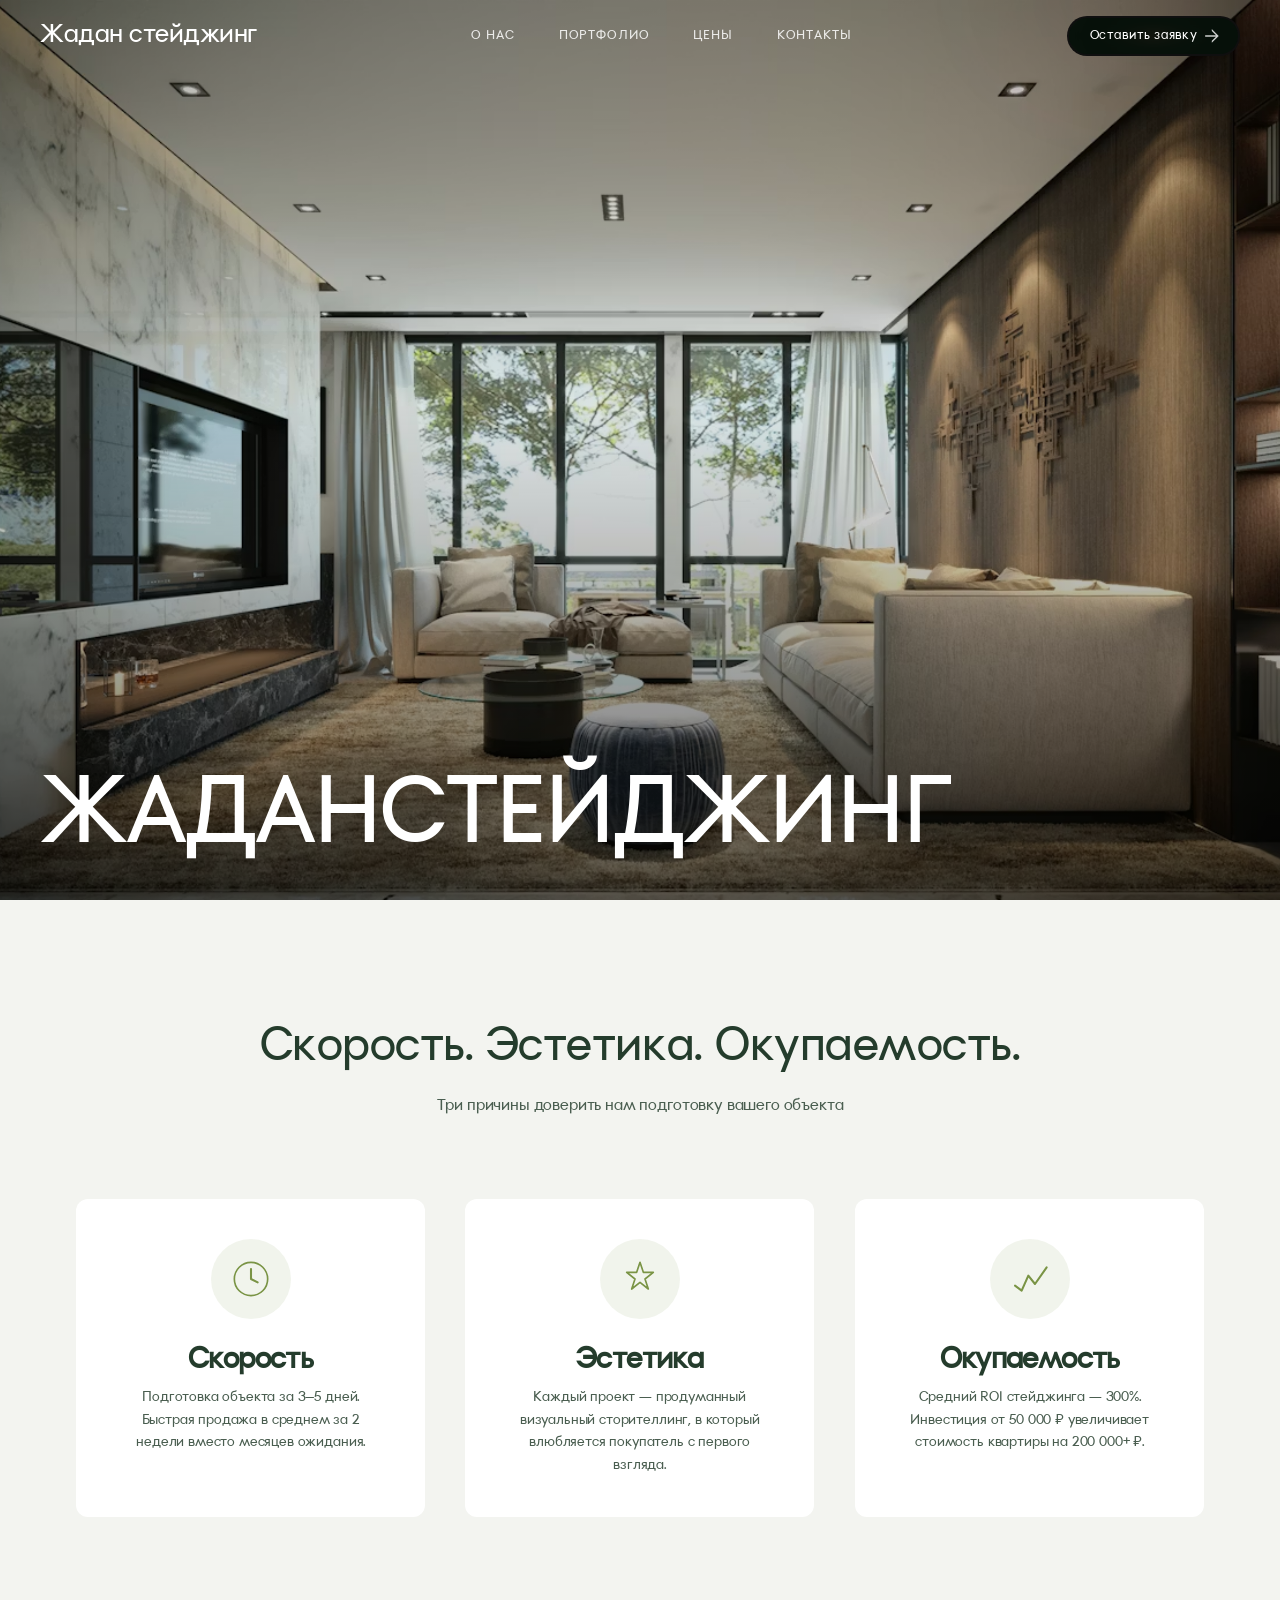
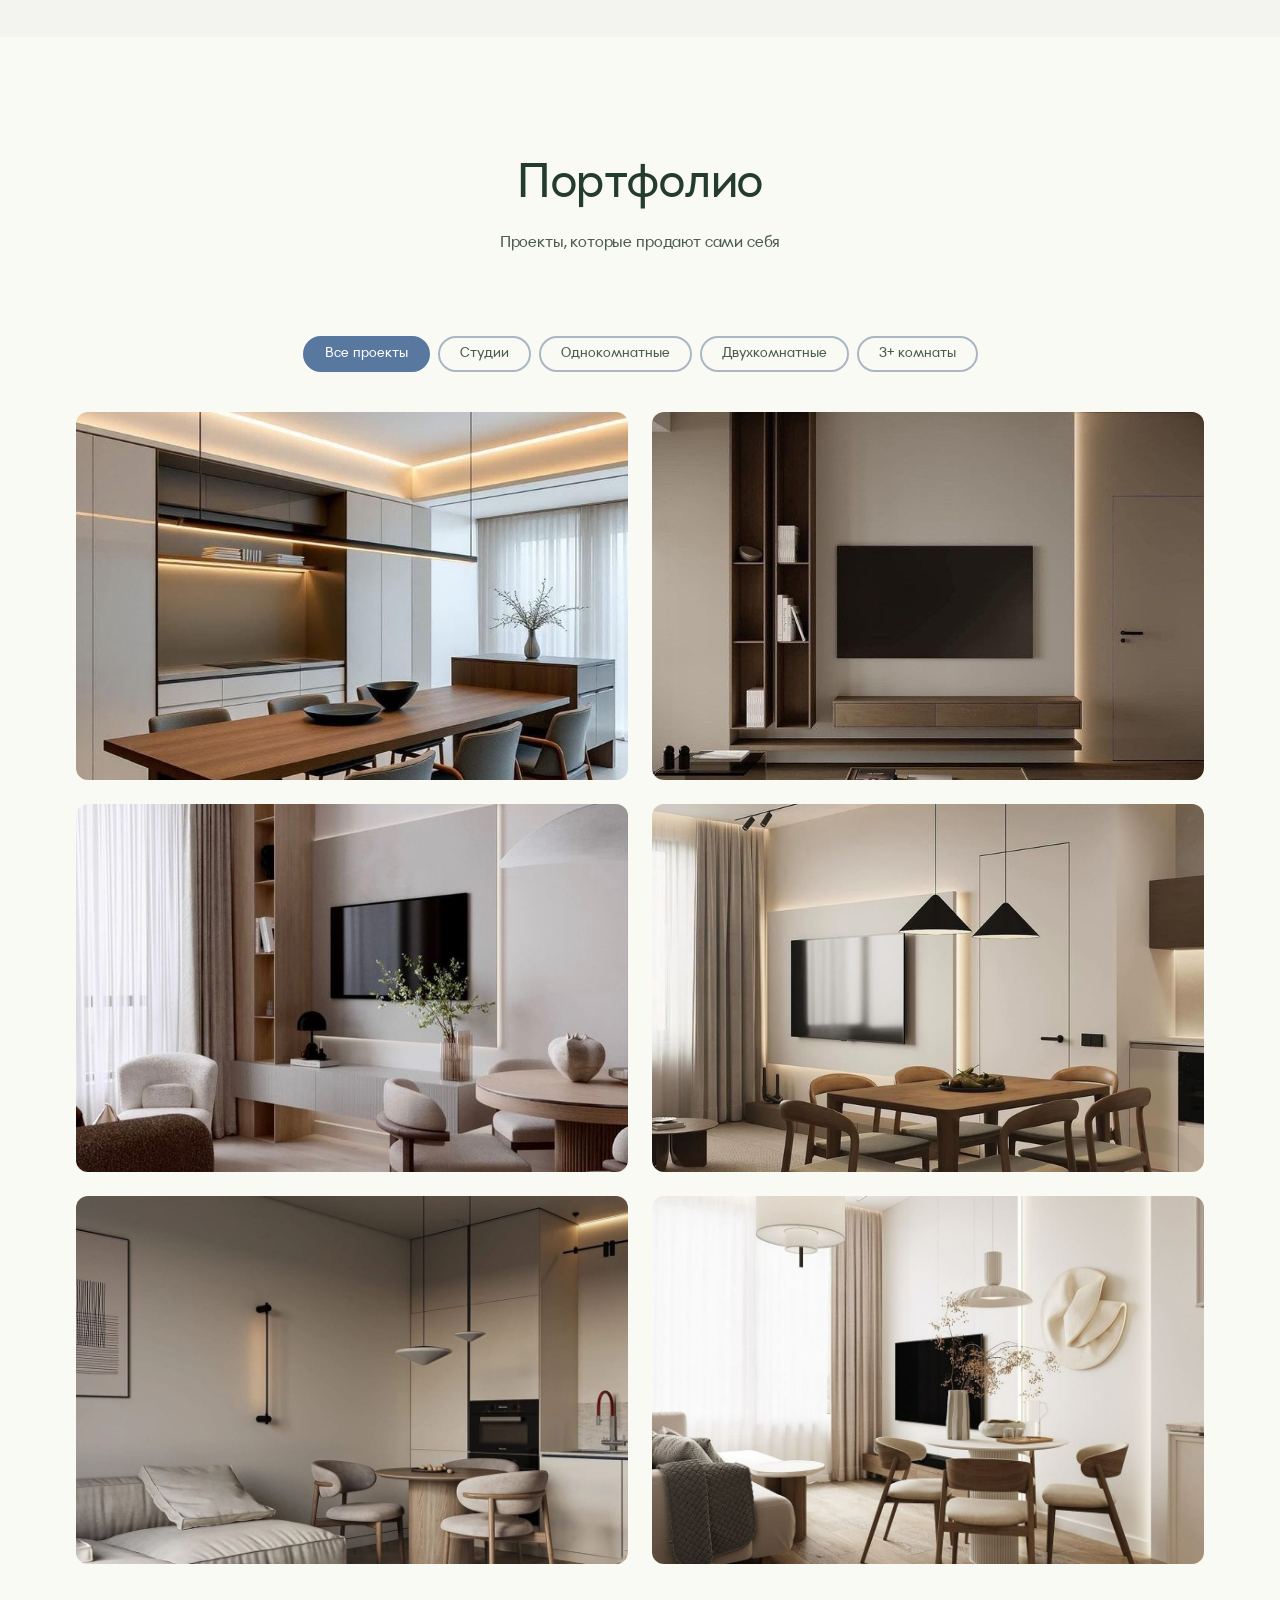
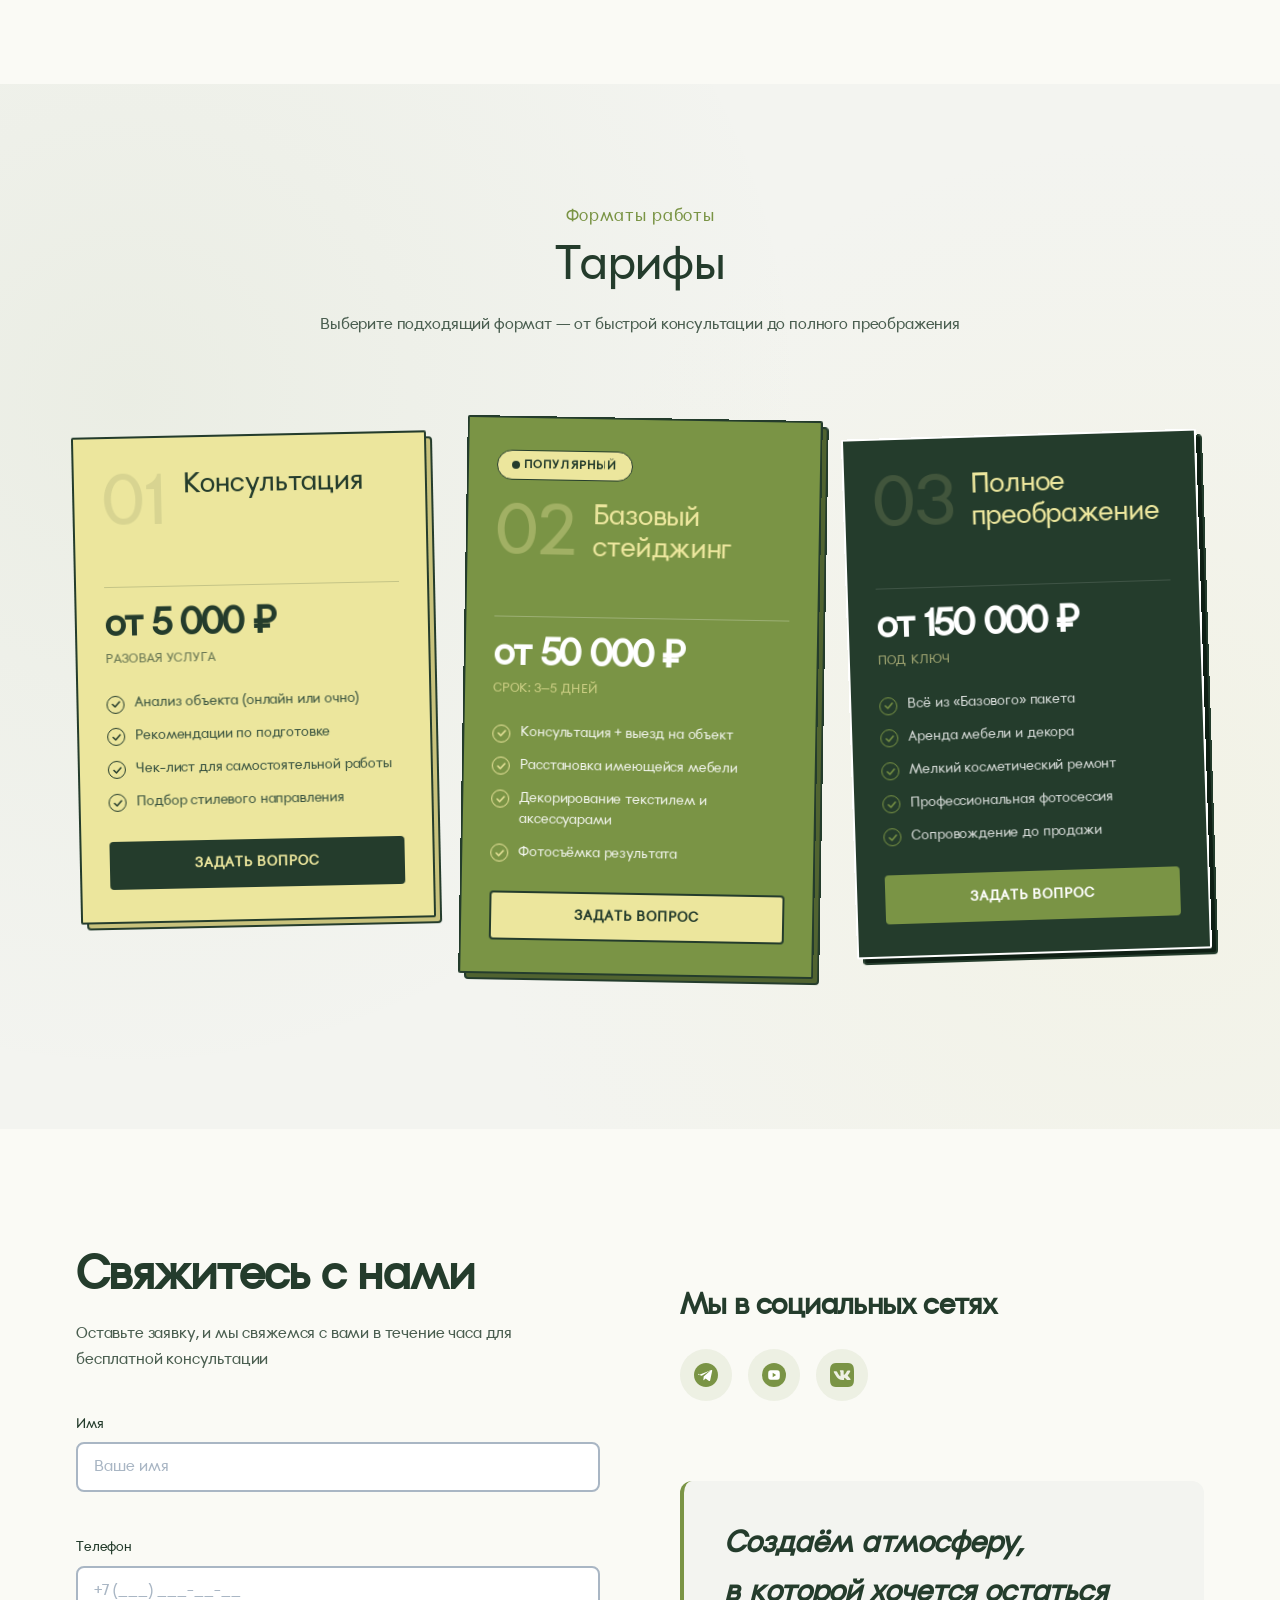
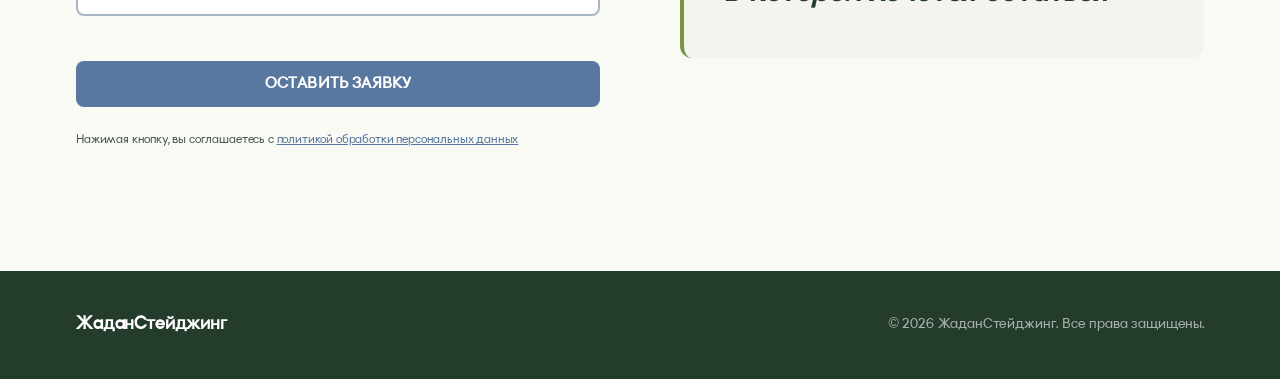
<file: index.html>
<!DOCTYPE html>
<html lang="ru">
<head>
  <meta charset="UTF-8">
  <meta name="viewport" content="width=device-width, initial-scale=1.0">
  <meta name="description" content="Профессиональный хоумстейджинг для быстрой и выгодной продажи недвижимости. Увеличим стоимость вашего объекта за 3 дня.">
  <meta name="keywords" content="хоум стейджинг, подготовка квартиры к продаже, стейджинг Москва, home staging, ЖаданСтейджинг">

  <!-- Open Graph -->
  <meta property="og:title" content="ЖаданСтейджинг — Искусство влюблять в недвижимость">
  <meta property="og:description" content="Профессиональный хоум-стейджинг: быстрая продажа, высокая цена.">
  <meta property="og:type" content="website">
  <meta property="og:locale" content="ru_RU">

  <title>Хоумстейджинг в Москве — Студия «ЖаданСтейджинг»</title>

  <!-- Favicon -->
  <link rel="icon" type="image/svg+xml" href="favicon.svg">
  <link rel="shortcut icon" href="favicon.svg">

  <!-- Local custom fonts loaded via CSS -->
  <!-- Architexture font applied via @font-face in base.css -->

  <!-- Preload hero image -->
  <link rel="preload" as="image" href="photo-1757924461488-ef9ad0670978.avif" type="image/avif">

  <!-- CSS -->
  <link rel="stylesheet" href="css/variables.css">
  <link rel="stylesheet" href="css/base.css">
  <link rel="stylesheet" href="css/header.css">
  <link rel="stylesheet" href="css/hero.css">
  <link rel="stylesheet" href="css/advantages.css">
  <link rel="stylesheet" href="css/portfolio.css">
  <link rel="stylesheet" href="css/pricing.css">
  <link rel="stylesheet" href="css/contacts.css">
  <link rel="stylesheet" href="css/animations.css">
  <link rel="stylesheet" href="css/responsive.css">

  <!-- JS -->
  <script src="js/main.js" defer></script>

  <script src="js/portfolio.js" defer></script>
  <script src="js/form.js" defer></script>
  <script src="js/modal.js" defer></script>
  <script src="js/animations.js" defer></script>
  <script src="js/text-effect.js" defer></script>
  <script src="js/text-effect-init.js" defer></script>

  <!-- Structured Data -->
  <script type="application/ld+json">
  {
    "@context": "https://schema.org",
    "@type": "LocalBusiness",
    "name": "ЖаданСтейджинг",
    "description": "Студия хоум-стейджинга в Москве. Подготовка квартир к продаже и аренде.",
    "url": "https://shelest-staging.ru",
    "address": {
      "@type": "PostalAddress",
      "addressLocality": "Москва",
      "addressCountry": "RU"
    },
    "sameAs": [
      "https://t.me/shelest_staging",
      "https://vk.com/shelest_staging"
    ]
  }
  </script>
</head>
<body>

  <!-- ===== HERO + HEADER (Tilesuite-style: header overlaid on fullscreen hero) ===== -->
  <div class="hero-wrapper" id="hero">

    <!-- Sticky header overlaid on top of hero -->
    <header class="site-header" id="header">
      <div class="header__inner">

        <!-- Logo wordmark (SVG text) -->
        <div class="header__logo-wrap">
          <a href="#" class="header__logo" aria-label="Жадан стейджинг — на главную">
            <span class="header__logo-text"
                  data-text-effect
                  data-text-effect-preset="blur"
                  data-text-effect-per="char"
                  data-text-effect-delay="0.2">Жадан стейджинг</span>
          </a>
        </div>

        <!-- Centered nav -->
        <nav class="header__nav" id="nav" aria-label="Основная навигация">
          <ul class="header__nav-list">
            <li><a href="#advantages" class="header__nav-link">О нас</a></li>
            <li><a href="#portfolio" class="header__nav-link">Портфолио</a></li>
            <li><a href="#pricing" class="header__nav-link">Цены</a></li>
            <li><a href="#contacts" class="header__nav-link">Контакты</a></li>
          </ul>
        </nav>

        <!-- Right actions -->
        <div class="header__actions">
          <a href="#contacts" class="header__cta-btn btn-shine-border">
            <span class="btn-glow"></span>
            <span class="header__cta-text">Оставить заявку</span>
            <span class="header__cta-icon">
              <svg xmlns="http://www.w3.org/2000/svg" viewBox="0 0 181 181" fill="currentColor" width="14" height="14">
                <polygon points="177.8 90.1 177.1 89.7 88 .7 88 26.7 142.5 81.2 2 81.2 2 99.6 142.3 99.6 88 152.1 88 152.1 88 178.2 177.8 90.4 177.6 90.2 177.8 90.1"/>
              </svg>
            </span>
          </a>
          <button class="header__burger" id="burger" aria-label="Открыть меню" aria-expanded="false">
            <span class="burger-line"></span>
            <span class="burger-line"></span>
          </button>
        </div>

      </div>
    </header>

    <!-- Hero background image -->
    <section class="hero section" style="background-image: url('photo-1757924461488-ef9ad0670978.avif');">
      <div class="hero__overlay"></div>


      <!-- Giant wordmark at bottom (Tilesuite pattern) -->
      <div class="hero__brand-wordmark" id="wordmark" aria-hidden="true">
        <!-- Desktop: single line -->
        <span class="wordmark--desktop" data-text-effect
              data-text-effect-preset="blur"
              data-text-effect-per="char"
              data-text-effect-delay="0.2">ЖаданСтейджинг</span>
        <!-- Mobile: two lines -->
        <span class="wordmark--mobile" data-text-effect
              data-text-effect-preset="blur"
              data-text-effect-per="char"
              data-text-effect-delay="0.2">Жадан</span>
        <span class="wordmark--mobile" data-text-effect
              data-text-effect-preset="blur"
              data-text-effect-per="char"
              data-text-effect-delay="0.5">Стейджинг</span>
      </div>
    </section>

  </div><!-- /.hero-wrapper -->

  <main>

    <!-- ===== ADVANTAGES ===== -->
    <section class="advantages section" id="advantages">
      <div class="container">
        <h2 class="section__title reveal"
            data-text-effect
            data-text-effect-preset="slide"
            data-text-effect-per="word"
            data-text-effect-scroll>Скорость. Эстетика. Окупаемость.</h2>
        <p class="section__subtitle reveal">Три причины доверить нам подготовку вашего объекта</p>

        <div class="advantages__grid reveal-stagger">
          <article class="advantage-card reveal">
            <div class="advantage-card__icon" aria-hidden="true">
              <svg width="48" height="48" viewBox="0 0 48 48" fill="none">
                <circle cx="24" cy="24" r="20" stroke="currentColor" stroke-width="2"/>
                <polyline points="24,12 24,24 32,28" stroke="currentColor" stroke-width="2.5" stroke-linecap="round" stroke-linejoin="round"/>
              </svg>
            </div>
            <h3 class="advantage-card__title">Скорость</h3>
            <p class="advantage-card__text">
              Подготовка объекта за 3–5 дней. Быстрая продажа в среднем за 2 недели вместо месяцев ожидания.
            </p>
          </article>

          <article class="advantage-card reveal">
            <div class="advantage-card__icon" aria-hidden="true">
              <svg width="48" height="48" viewBox="0 0 48 48" fill="none">
                <path d="M24 4L28 16H40L30 24L34 36L24 28L14 36L18 24L8 16H20L24 4Z" stroke="currentColor" stroke-width="2" stroke-linejoin="round"/>
              </svg>
            </div>
            <h3 class="advantage-card__title">Эстетика</h3>
            <p class="advantage-card__text">
              Каждый проект — продуманный визуальный сторителлинг, в который влюбляется покупатель с первого взгляда.
            </p>
          </article>

          <article class="advantage-card reveal">
            <div class="advantage-card__icon" aria-hidden="true">
              <svg width="48" height="48" viewBox="0 0 48 48" fill="none" xmlns="http://www.w3.org/2000/svg">
                <polyline points="6,32 14,38 22,20 30,30 44,10" stroke="currentColor" stroke-width="2.5" stroke-linecap="round" stroke-linejoin="round"/>
              </svg>
            </div>
            <h3 class="advantage-card__title">Окупаемость</h3>
            <p class="advantage-card__text">
              Средний ROI стейджинга — 300%. Инвестиция от 50 000 ₽ увеличивает стоимость квартиры на 200 000+ ₽.
            </p>
          </article>
        </div>
      </div>
    </section>

    <!-- ===== PORTFOLIO ===== -->
    <section class="portfolio section" id="portfolio">
      <div class="container">
        <h2 class="section__title reveal"
            data-text-effect
            data-text-effect-preset="slide"
            data-text-effect-per="word"
            data-text-effect-scroll>Портфолио</h2>
        <p class="section__subtitle reveal">Проекты, которые продают сами себя</p>

        <div class="portfolio__filters reveal" role="group" aria-label="Фильтр по типу">
          <button class="portfolio__filter-btn active" data-filter="all">Все проекты</button>
          <button class="portfolio__filter-btn" data-filter="studio">Студии</button>
          <button class="portfolio__filter-btn" data-filter="1room">Однокомнатные</button>
          <button class="portfolio__filter-btn" data-filter="2room">Двухкомнатные</button>
          <button class="portfolio__filter-btn" data-filter="3room">3+ комнаты</button>
        </div>

        <div class="portfolio__grid reveal-stagger">
          <article class="portfolio__item reveal" data-category="studio">
            <div class="portfolio__img-wrapper">
              <img src="assets/images/portfolio/port-3.jpg" alt="Стейджинг студии 28м² в ЖК Символ" loading="lazy" width="580" height="400">
              <div class="portfolio__overlay">
                <span class="portfolio__tag">Студия</span>
                <h3 class="portfolio__item-title">ЖК «Символ»</h3>
                <p class="portfolio__item-details">28 м² · Студия · Современный стиль</p>
              </div>
            </div>
          </article>

          <article class="portfolio__item reveal" data-category="1room">
            <div class="portfolio__img-wrapper">
              <img src="assets/images/portfolio/port-6.jpg" alt="Стейджинг однокомнатной 42м² в ЖК Скандинавия" loading="lazy" width="580" height="400">
              <div class="portfolio__overlay">
                <span class="portfolio__tag">Однокомнатная</span>
                <h3 class="portfolio__item-title">ЖК «Скандинавия»</h3>
                <p class="portfolio__item-details">42 м² · 1-комнатная · Скандинавский стиль</p>
              </div>
            </div>
          </article>

          <article class="portfolio__item reveal" data-category="2room">
            <div class="portfolio__img-wrapper">
              <img src="assets/images/portfolio/port-1.jpg" alt="Стейджинг двухкомнатной 58м² в ЖК Сердце Столицы" loading="lazy" width="580" height="400">
              <div class="portfolio__overlay">
                <span class="portfolio__tag">Двухкомнатная</span>
                <h3 class="portfolio__item-title">ЖК «Сердце Столицы»</h3>
                <p class="portfolio__item-details">58 м² · 2-комнатная · Минимализм</p>
              </div>
            </div>
          </article>

          <article class="portfolio__item reveal" data-category="studio">
            <div class="portfolio__img-wrapper">
              <img src="assets/images/portfolio/port-5.jpg" alt="Стейджинг студии 32м² в ЖК Level" loading="lazy" width="580" height="400">
              <div class="portfolio__overlay">
                <span class="portfolio__tag">Студия</span>
                <h3 class="portfolio__item-title">ЖК «Level Амурская»</h3>
                <p class="portfolio__item-details">32 м² · Студия · Лофт</p>
              </div>
            </div>
          </article>

          <article class="portfolio__item reveal" data-category="3room">
            <div class="portfolio__img-wrapper">
              <img src="assets/images/portfolio/port-2.jpg" alt="Стейджинг трёхкомнатной 85м² в ЖК Пресня Сити" loading="lazy" width="580" height="400">
              <div class="portfolio__overlay">
                <span class="portfolio__tag">3+ комнаты</span>
                <h3 class="portfolio__item-title">ЖК «Пресня Сити»</h3>
                <p class="portfolio__item-details">85 м² · 3-комнатная · Классика</p>
              </div>
            </div>
          </article>

          <article class="portfolio__item reveal" data-category="1room">
            <div class="portfolio__img-wrapper">
              <img src="assets/images/portfolio/port-4.jpg" alt="Стейджинг однокомнатной 38м² в ЖК Фили Град" loading="lazy" width="580" height="400">
              <div class="portfolio__overlay">
                <span class="portfolio__tag">Однокомнатная</span>
                <h3 class="portfolio__item-title">ЖК «Фили Град»</h3>
                <p class="portfolio__item-details">38 м² · 1-комнатная · Эко-стиль</p>
              </div>
            </div>
          </article>
        </div>
      </div>
    </section>

    <!-- ===== PRICING ===== -->
    <section class="pricing section" id="pricing">
      <div class="container">
        <span class="pricing__tag reveal">Форматы работы</span>
        <h2 class="section__title reveal"
            data-text-effect
            data-text-effect-preset="slide"
            data-text-effect-per="word"
            data-text-effect-scroll>Тарифы</h2>
        <p class="section__subtitle reveal">Выберите подходящий формат — от быстрой консультации до полного преображения</p>

        <div class="pricing__grid reveal-stagger">

          <!-- Card 1: Консультация -->
          <article class="pricing-card pricing-card--vanilla reveal">
            <div class="pricing-card__shadow"></div>
            <div class="pricing-card__body">
              <div class="pricing-card__header">
                <span class="pricing-card__number" aria-hidden="true">01</span>
                <h3 class="pricing-card__name">Консультация</h3>
              </div>
              <hr class="pricing-card__divider">
              <div class="pricing-card__price-block">
                <p class="pricing-card__price">от 5 000 ₽</p>
                <p class="pricing-card__price-note">разовая услуга</p>
              </div>
              <ul class="pricing-card__features">
                <li>
                  <span class="pricing-card__check" aria-hidden="true">
                    <svg width="9" height="7" viewBox="0 0 9 7" fill="none"><path d="M1 3.5L3.5 6L8 1" stroke="currentColor" stroke-width="1.5" stroke-linecap="round" stroke-linejoin="round"/></svg>
                  </span>
                  <span>Анализ объекта (онлайн или очно)</span>
                </li>
                <li>
                  <span class="pricing-card__check" aria-hidden="true">
                    <svg width="9" height="7" viewBox="0 0 9 7" fill="none"><path d="M1 3.5L3.5 6L8 1" stroke="currentColor" stroke-width="1.5" stroke-linecap="round" stroke-linejoin="round"/></svg>
                  </span>
                  <span>Рекомендации по подготовке</span>
                </li>
                <li>
                  <span class="pricing-card__check" aria-hidden="true">
                    <svg width="9" height="7" viewBox="0 0 9 7" fill="none"><path d="M1 3.5L3.5 6L8 1" stroke="currentColor" stroke-width="1.5" stroke-linecap="round" stroke-linejoin="round"/></svg>
                  </span>
                  <span>Чек-лист для самостоятельной работы</span>
                </li>
                <li>
                  <span class="pricing-card__check" aria-hidden="true">
                    <svg width="9" height="7" viewBox="0 0 9 7" fill="none"><path d="M1 3.5L3.5 6L8 1" stroke="currentColor" stroke-width="1.5" stroke-linecap="round" stroke-linejoin="round"/></svg>
                  </span>
                  <span>Подбор стилевого направления</span>
                </li>
              </ul>
              <button type="button" class="pricing-card__cta" data-modal="pricing" data-plan="Консультация" data-desc="Консультация — быстрый старт для подготовки вашей квартиры. Расскажем, что нужно сделать, и составим план действий.">Задать вопрос</button>
            </div>
          </article>

          <!-- Card 2: Базовый стейджинг (Popular) -->
          <article class="pricing-card pricing-card--moss reveal">
            <div class="pricing-card__shadow"></div>
            <div class="pricing-card__body">
              <span class="pricing-card__badge">
                <svg width="8" height="8" viewBox="0 0 8 8" fill="currentColor"><circle cx="4" cy="4" r="4"/></svg>
                Популярный
              </span>
              <div class="pricing-card__header">
                <span class="pricing-card__number" aria-hidden="true">02</span>
                <h3 class="pricing-card__name">Базовый стейджинг</h3>
              </div>
              <hr class="pricing-card__divider">
              <div class="pricing-card__price-block">
                <p class="pricing-card__price">от 50 000 ₽</p>
                <p class="pricing-card__price-note">срок: 3–5 дней</p>
              </div>
              <ul class="pricing-card__features">
                <li>
                  <span class="pricing-card__check" aria-hidden="true">
                    <svg width="9" height="7" viewBox="0 0 9 7" fill="none"><path d="M1 3.5L3.5 6L8 1" stroke="currentColor" stroke-width="1.5" stroke-linecap="round" stroke-linejoin="round"/></svg>
                  </span>
                  <span>Консультация + выезд на объект</span>
                </li>
                <li>
                  <span class="pricing-card__check" aria-hidden="true">
                    <svg width="9" height="7" viewBox="0 0 9 7" fill="none"><path d="M1 3.5L3.5 6L8 1" stroke="currentColor" stroke-width="1.5" stroke-linecap="round" stroke-linejoin="round"/></svg>
                  </span>
                  <span>Расстановка имеющейся мебели</span>
                </li>
                <li>
                  <span class="pricing-card__check" aria-hidden="true">
                    <svg width="9" height="7" viewBox="0 0 9 7" fill="none"><path d="M1 3.5L3.5 6L8 1" stroke="currentColor" stroke-width="1.5" stroke-linecap="round" stroke-linejoin="round"/></svg>
                  </span>
                  <span>Декорирование текстилем и аксессуарами</span>
                </li>
                <li>
                  <span class="pricing-card__check" aria-hidden="true">
                    <svg width="9" height="7" viewBox="0 0 9 7" fill="none"><path d="M1 3.5L3.5 6L8 1" stroke="currentColor" stroke-width="1.5" stroke-linecap="round" stroke-linejoin="round"/></svg>
                  </span>
                  <span>Фотосъёмка результата</span>
                </li>
              </ul>
              <button type="button" class="pricing-card__cta" data-modal="pricing" data-plan="Базовый стейджинг" data-desc="Базовый стейджинг — оптимальное соотношение вложений и результата. Расскажем детали и рассчитаем стоимость для вашей квартиры.">Задать вопрос</button>
            </div>
          </article>

          <!-- Card 3: Полное преображение -->
          <article class="pricing-card pricing-card--dark reveal">
            <div class="pricing-card__shadow"></div>
            <div class="pricing-card__body">
              <div class="pricing-card__header">
                <span class="pricing-card__number" aria-hidden="true">03</span>
                <h3 class="pricing-card__name">Полное преображение</h3>
              </div>
              <hr class="pricing-card__divider">
              <div class="pricing-card__price-block">
                <p class="pricing-card__price">от 150 000 ₽</p>
                <p class="pricing-card__price-note">под ключ</p>
              </div>
              <ul class="pricing-card__features">
                <li>
                  <span class="pricing-card__check" aria-hidden="true">
                    <svg width="9" height="7" viewBox="0 0 9 7" fill="none"><path d="M1 3.5L3.5 6L8 1" stroke="currentColor" stroke-width="1.5" stroke-linecap="round" stroke-linejoin="round"/></svg>
                  </span>
                  <span>Всё из «Базового» пакета</span>
                </li>
                <li>
                  <span class="pricing-card__check" aria-hidden="true">
                    <svg width="9" height="7" viewBox="0 0 9 7" fill="none"><path d="M1 3.5L3.5 6L8 1" stroke="currentColor" stroke-width="1.5" stroke-linecap="round" stroke-linejoin="round"/></svg>
                  </span>
                  <span>Аренда мебели и декора</span>
                </li>
                <li>
                  <span class="pricing-card__check" aria-hidden="true">
                    <svg width="9" height="7" viewBox="0 0 9 7" fill="none"><path d="M1 3.5L3.5 6L8 1" stroke="currentColor" stroke-width="1.5" stroke-linecap="round" stroke-linejoin="round"/></svg>
                  </span>
                  <span>Мелкий косметический ремонт</span>
                </li>
                <li>
                  <span class="pricing-card__check" aria-hidden="true">
                    <svg width="9" height="7" viewBox="0 0 9 7" fill="none"><path d="M1 3.5L3.5 6L8 1" stroke="currentColor" stroke-width="1.5" stroke-linecap="round" stroke-linejoin="round"/></svg>
                  </span>
                  <span>Профессиональная фотосессия</span>
                </li>
                <li>
                  <span class="pricing-card__check" aria-hidden="true">
                    <svg width="9" height="7" viewBox="0 0 9 7" fill="none"><path d="M1 3.5L3.5 6L8 1" stroke="currentColor" stroke-width="1.5" stroke-linecap="round" stroke-linejoin="round"/></svg>
                  </span>
                  <span>Сопровождение до продажи</span>
                </li>
              </ul>
              <button type="button" class="pricing-card__cta" data-modal="pricing" data-plan="Полное преображение" data-desc="Полное преображение — комплексная подготовка вашей квартиры под ключ. Обсудим детали и подберём лучшее решение.">Задать вопрос</button>
            </div>
          </article>

        </div>
      </div>
    </section>

    <!-- ===== CONTACTS ===== -->
    <section class="contacts section" id="contacts">
      <div class="container contacts__inner">
        <div class="contacts__content reveal">
          <h2 class="contacts__title">Свяжитесь с нами</h2>
          <p class="contacts__text">
            Оставьте заявку, и мы свяжемся с вами в течение часа для бесплатной консультации
          </p>

          <form class="contacts__form" id="contact-form" novalidate>
            <div class="form-group">
              <label for="name" class="form-label">Имя</label>
              <input
                type="text" id="name" name="name"
                class="form-input"
                placeholder="Ваше имя"
                required minlength="2"
                autocomplete="given-name"
              >
              <span class="form-error" aria-live="polite"></span>
            </div>
            <div class="form-group">
              <label for="phone" class="form-label">Телефон</label>
              <input
                type="tel" id="phone" name="phone"
                class="form-input"
                placeholder="+7 (___) ___-__-__"
                required
                autocomplete="tel"
              >
              <span class="form-error" aria-live="polite"></span>
            </div>
            <button type="submit" class="btn-primary contacts__submit">Оставить заявку</button>
            <p class="contacts__consent">
              Нажимая кнопку, вы соглашаетесь с
              <a href="#">политикой обработки персональных данных</a>
            </p>
          </form>
        </div>

        <div class="contacts__info reveal">
          <h3 class="contacts__info-title">Мы в социальных сетях</h3>
          <div class="contacts__social-links">
            <a href="https://t.me/" class="social-link" aria-label="Telegram" target="_blank" rel="noopener">
              <svg width="28" height="28" viewBox="0 0 28 28" fill="none">
                <path d="M14 28C21.732 28 28 21.732 28 14C28 6.268 21.732 0 14 0C6.268 0 0 6.268 0 14C0 21.732 6.268 28 14 28Z" fill="currentColor"/>
                <path d="M6.3 13.7L20.2 8.2C20.8 8 21.4 8.4 21.2 9.2L18.8 20.4C18.6 21.1 18.1 21.3 17.5 20.9L13.5 18L11.6 19.8C11.4 20 11.1 20.1 10.9 19.8L11.3 15.8L18.3 9.5C18.6 9.2 18.2 9.1 17.8 9.3L9.1 14.8L5.2 13.6C4.5 13.4 4.5 12.8 5.3 12.4L6.3 13.7Z" fill="white"/>
              </svg>
            </a>
            <a href="https://youtube.com/" class="social-link" aria-label="YouTube" target="_blank" rel="noopener">
              <svg width="28" height="28" viewBox="0 0 28 28" fill="none">
                <rect width="28" height="28" rx="14" fill="currentColor"/>
                <path d="M20.5 10.2C20.3 9.5 19.8 9 19.1 8.8C17.8 8.5 14 8.5 14 8.5C14 8.5 10.2 8.5 8.9 8.8C8.2 9 7.7 9.5 7.5 10.2C7.2 11.5 7.2 14 7.2 14C7.2 14 7.2 16.5 7.5 17.8C7.7 18.5 8.2 19 8.9 19.2C10.2 19.5 14 19.5 14 19.5C14 19.5 17.8 19.5 19.1 19.2C19.8 19 20.3 18.5 20.5 17.8C20.8 16.5 20.8 14 20.8 14C20.8 14 20.8 11.5 20.5 10.2Z" fill="white"/>
                <path d="M12.5 16.5L16.5 14L12.5 11.5V16.5Z" fill="currentColor"/>
              </svg>
            </a>
            <a href="https://vk.com/" class="social-link" aria-label="ВКонтакте" target="_blank" rel="noopener">
              <svg width="28" height="28" viewBox="0 0 24 24" fill="currentColor">
                <path fill-rule="evenodd" clip-rule="evenodd" d="M15.684 0H8.316C1.592 0 0 1.592 0 8.316v7.368C0 22.408 1.592 24 8.316 24h7.368C22.408 24 24 22.408 24 15.684V8.316C24 1.592 22.408 0 15.684 0zm3.692 17.123h-1.744c-.66 0-.864-.525-2.05-1.727-1.033-1-1.49-.895-1.49 0v1.49C14.092 17 13.35 17 12.5 17c-3.042 0-4.864-1.99-4.864-1.99s-2.498-3.08-3.788-5.86c-.267-.59-.037-.893.616-.893h1.74c.543 0 .75.244.975.814.89 2.18 2.37 4.08 2.98 4.08.23 0 .336-.105.336-.674V9.58c-.063-1.24-.73-1.35-.73-1.9 0-.27.207-.543.547-.543h2.74c.46 0 .626.244.626.787v3.31c0 .46.207.624.336.624.23 0 .42-.164 1.34-1.126 1.02-1.126 1.75-2.87 1.75-2.87.1-.223.334-.45.9-.45h1.74c.52 0 .637.268.52.787-.22 1.02-2.345 3.986-2.345 3.986-.186.3-.25.445 0 .78.185.245.795.79 1.2 1.273.75.85 1.318 1.57 1.468 2.063.14.49-.12.74-.62.74z"/>
              </svg>
            </a>
          </div>

          <div class="contacts__quote">
            <p class="contacts__slogan">Создаём атмосферу, в&nbsp;которой хочется остаться</p>
          </div>
        </div>
      </div>
    </section>
  </main>

  <!-- ===== MODAL: Telegram ===== -->
  <div class="modal" id="modal-pricing" role="dialog" aria-modal="true" aria-labelledby="modal-title" hidden>
    <div class="modal__backdrop"></div>
    <div class="modal__content">
      <button class="modal__close" aria-label="Закрыть">
        <svg width="20" height="20" viewBox="0 0 20 20" fill="none">
          <path d="M15 5L5 15M5 5L15 15" stroke="currentColor" stroke-width="1.5" stroke-linecap="round"/>
        </svg>
      </button>
      <span class="modal__label">Задать вопрос</span>
      <h3 class="modal__title" id="modal-title">Напишите нам в Telegram</h3>
      <p class="modal__text" id="modal-text">Расскажем детали и рассчитаем стоимость для вашей квартиры.</p>
      <a href="https://t.me/shelest_staging" class="btn-primary modal__tg-btn" target="_blank" rel="noopener">
        <svg width="20" height="20" viewBox="0 0 20 20" fill="none">
          <path d="M18.3 2.1L1.2 9.1C0.4 9.4 0.4 10.5 1.3 10.8L5.4 12.1L15.2 5.7C15.4 5.5 15.7 5.8 15.5 6L7.6 13.2L7.3 17.1C7.3 17.1 7.6 17.8 8.2 17.2L10.8 14.7L15.2 17.9C15.9 18.3 16.8 17.9 16.9 17.1L19.7 3.3C19.9 2.3 18.9 1.6 18.3 2.1Z" fill="currentColor"/>
        </svg>
        Открыть Telegram
      </a>
      <button type="button" class="btn-outline modal__close-btn">Закрыть</button>
    </div>
  </div>

  <!-- ===== FOOTER ===== -->
  <footer class="site-footer">
    <div class="container footer__inner">
      <p class="footer__brand">ЖаданСтейджинг</p>
      <p class="footer__copy">&copy; 2026 ЖаданСтейджинг. Все права защищены.</p>
    </div>
  </footer>

</body>
</html>
</file>
<file: css/variables.css>
:root {
  /* ===== Color Palette ===== */
  --color-primary: #59789F;
  --color-primary-hover: #4A6589;
  --color-secondary: #A9B6C4;
  --color-highlight: #ECE69D;
  --color-accent: #7A9445;
  --color-accent-hover: #6B8239;
  --color-text: #243C2C;
  --color-text-muted: #4A5E50;
  --color-bg: #FAFAF5;
  --color-bg-alt: #F3F4F0;
  --color-white: #FFFFFF;
  --color-overlay: rgba(36, 60, 44, 0.65);

  /* ===== Typography ===== */
  --font-decorative: 'Architexture', serif;
  --font-display: 'Architexture', sans-serif;
  --font-heading: 'Architexture', sans-serif;
  --font-body: 'Architexture', sans-serif;

  --fs-h1: clamp(2.2rem, 5.2vw, 3.8rem);
  --fs-h2: clamp(1.9rem, 4.2vw, 3rem);
  --fs-h3: clamp(1.35rem, 2.7vw, 1.9rem);
  --fs-body: clamp(1rem, 1.2vw, 1.125rem);
  --fs-small: 0.875rem;
  --fs-button: 1rem;

  --fw-regular: 400;
  --fw-medium: 500;
  --fw-semibold: 600;
  --fw-bold: 700;

  --lh-heading: 1.2;
  --lh-body: 1.6;
  --ls-heading: -0.03em;
  --ls-body: -0.01em;

  /* ===== Spacing ===== */
  --space-xs: 0.5rem;
  --space-sm: 1rem;
  --space-md: 1.5rem;
  --space-lg: 2.5rem;
  --space-xl: 5rem;
  --space-2xl: 7.5rem;
  --space-section: var(--space-2xl);

  /* ===== Layout ===== */
  --container-max: 1200px;
  --container-padding: 2.25rem;
  --border-radius: 12px;
  --border-radius-sm: 8px;

  /* ===== Transitions ===== */
  --transition-base: 0.3s cubic-bezier(0.44, 0, 0.56, 1);
  --transition-slow: 0.5s cubic-bezier(0.44, 0, 0.56, 1);

  /* ===== Header ===== */
  --header-height: 72px;

  /* ===== Z-index ===== */
  --z-header: 100;
  --z-overlay: 50;
  --z-slider: 10;
  --z-modal: 200;
}
</file>
<file: css/base.css>
/* ===== Font Faces ===== */
@font-face {
  font-family: 'Architexture';
  src: url('../Architexture_финал.ttf') format('truetype');
  font-weight: 400;
  font-display: swap;
}


@font-face {
  font-family: 'Sonko';
  src: url('../SONKO/Sonko-Thin.otf') format('opentype');
  font-weight: 100;
  font-display: swap;
}

@font-face {
  font-family: 'Sonko';
  src: url('../SONKO/Sonko-Light.otf') format('opentype');
  font-weight: 300;
  font-display: swap;
}

@font-face {
  font-family: 'Sonko';
  src: url('../SONKO/Sonko-Regular.otf') format('opentype');
  font-weight: 400;
  font-display: swap;
}

@font-face {
  font-family: 'Sonko';
  src: url('../SONKO/Sonko-Medium.otf') format('opentype');
  font-weight: 500;
  font-display: swap;
}

@font-face {
  font-family: 'Sonko';
  src: url('../SONKO/Sonko-Bold.otf') format('opentype');
  font-weight: 700;
  font-display: swap;
}

@font-face {
  font-family: 'Sonko';
  src: url('../SONKO/Sonko-Black.otf') format('opentype');
  font-weight: 900;
  font-display: swap;
}

/* ===== Modern Reset ===== */
*,
*::before,
*::after {
  box-sizing: border-box;
  margin: 0;
  padding: 0;
}

html {
  scroll-behavior: smooth;
  scroll-padding-top: var(--header-height);
  -webkit-text-size-adjust: 100%;
}

body {
  font-family: var(--font-body);
  font-size: var(--fs-body);
  font-weight: var(--fw-regular);
  line-height: var(--lh-body);
  letter-spacing: var(--ls-body);
  color: var(--color-text);
  background-color: var(--color-bg);
  -webkit-font-smoothing: antialiased;
  -moz-osx-font-smoothing: grayscale;
  overflow-x: hidden;
}



body.no-scroll {
  overflow: hidden;
}

/* ===== Typography ===== */
h1, h2, h3, h4 {
  font-family: var(--font-display);
  font-weight: 700;
  line-height: var(--lh-heading);
  letter-spacing: -0.02em;
  color: var(--color-text);
}

h1 {
  font-size: var(--fs-h1);
  font-weight: 900;
}

h2 {
  font-size: var(--fs-h2);
  font-weight: 700;
}

h3 {
  font-size: var(--fs-h3);
  font-weight: 600;
}

p {
  margin-bottom: var(--space-sm);
}

p:last-child {
  margin-bottom: 0;
}

img {
  max-width: 100%;
  height: auto;
  display: block;
}

a {
  color: var(--color-primary);
  text-decoration: none;
  transition: color var(--transition-base);
}

a:hover {
  color: var(--color-primary-hover);
}

ul, ol {
  list-style: none;
}

/* ===== Layout ===== */
.container {
  max-width: var(--container-max);
  margin-inline: auto;
  padding-inline: var(--container-padding);
}

.section {
  padding-block: var(--space-section);
}

/* ===== Buttons ===== */
.btn-primary {
  display: inline-flex;
  align-items: center;
  justify-content: center;
  gap: 0.5rem;
  padding: 0.875rem 2rem;
  background-color: var(--color-primary);
  color: var(--color-white);
  font-family: var(--font-display);
  font-size: var(--fs-button);
  font-weight: 600;
  border: none;
  border-radius: var(--border-radius-sm);
  cursor: pointer;
  transition:
    background-color var(--transition-base),
    transform var(--transition-base),
    box-shadow var(--transition-base);
  text-decoration: none;
  letter-spacing: 0.01em;
  text-transform: uppercase;
}

.btn-primary:hover {
  background-color: var(--color-primary-hover);
  color: var(--color-white);
  transform: translateY(-2px);
  box-shadow: 0 4px 12px rgba(89, 120, 159, 0.3);
}

.btn-primary:active {
  transform: translateY(0);
}

.btn-outline {
  display: inline-flex;
  align-items: center;
  justify-content: center;
  gap: 0.5rem;
  padding: 0.875rem 2rem;
  background-color: transparent;
  color: var(--color-primary);
  font-family: var(--font-display);
  font-size: var(--fs-button);
  font-weight: 600;
  border: 2px solid var(--color-primary);
  border-radius: var(--border-radius-sm);
  cursor: pointer;
  transition:
    background-color var(--transition-base),
    color var(--transition-base),
    transform var(--transition-base);
  text-decoration: none;
  letter-spacing: 0.01em;
  text-transform: uppercase;
}

.btn-outline:hover {
  background-color: var(--color-primary);
  color: var(--color-white);
  transform: translateY(-2px);
}


/* ===== Utilities ===== */
.sr-only {
  position: absolute;
  width: 1px;
  height: 1px;
  padding: 0;
  margin: -1px;
  overflow: hidden;
  clip: rect(0, 0, 0, 0);
  white-space: nowrap;
  border: 0;
}

.section__title {
  text-align: center;
  margin-bottom: var(--space-sm);
  font-family: var(--font-decorative);
  font-weight: 400;
  letter-spacing: -0.01em;
}

.section__subtitle {
  text-align: center;
  color: var(--color-text-muted);
  font-size: var(--fs-body);
  margin-bottom: var(--space-xl);
}
</file>
<file: css/header.css>
/* ===== Header — Tilesuite-style transparent overlay ===== */
.site-header {
  position: absolute;
  top: 0;
  left: 0;
  right: 0;
  z-index: var(--z-header);
  padding: 0 2.5rem;
  height: var(--header-height);
  background: transparent;
  transition: background var(--transition-base), box-shadow var(--transition-base);
}

/* After scrolling past hero the header becomes sticky + opaque */
.site-header.header--fixed {
  position: fixed;
  background: rgba(250, 250, 245, 0.92);
  backdrop-filter: blur(14px);
  -webkit-backdrop-filter: blur(14px);
  box-shadow: 0 1px 20px rgba(36, 60, 44, 0.07);
}

/* Switch link colors when header is opaque */
.site-header.header--fixed .header__nav-link,
.site-header.header--fixed .header__logo-text {
  color: var(--color-text);
}

.site-header.header--fixed .header__nav-link:hover {
  color: var(--color-accent);
}

.site-header.header--fixed .header__cta-btn:not(.btn-shine-border) {
  background: var(--color-text);
  color: #fff;
}

.site-header.header--fixed .header__burger .burger-line {
  background: var(--color-text);
}

/* Inner layout: logo | nav (center) | actions */
.header__inner {
  display: flex;
  align-items: center;
  height: var(--header-height);
  gap: var(--space-md);
}

/* ===== Logo ===== */
.header__logo-wrap {
  flex: 0 0 auto;
}

.header__logo {
  text-decoration: none;
}

.header__logo-text {
  font-family: var(--font-decorative);
  font-weight: 400;
  font-size: 1.6rem;
  letter-spacing: -0.02em;
  color: #fff;
  transition: color var(--transition-base);
}

/* ===== Navigation ===== */
.header__nav {
  flex: 1;
  display: flex;
  justify-content: center;
}

.header__nav-list {
  display: flex;
  align-items: center;
  gap: 2.75rem;
}

.header__nav-link {
  color: rgba(255, 255, 255, 0.85);
  font-family: var(--font-body);
  font-size: 0.8125rem;
  font-weight: var(--fw-medium);
  text-transform: uppercase;
  letter-spacing: 0.08em;
  text-decoration: none;
  position: relative;
  padding-block: 0.25rem;
  transition: color var(--transition-base);
}

.header__nav-link::after {
  content: '';
  position: absolute;
  bottom: -2px;
  left: 0;
  width: 0;
  height: 1px;
  background: currentColor;
  transition: width var(--transition-base);
}

.header__nav-link:hover {
  color: #fff;
}

.header__nav-link:hover::after {
  width: 100%;
}

/* ===== Right actions ===== */
.header__actions {
  flex: 0 0 auto;
  display: flex;
  align-items: center;
  gap: var(--space-sm);
}

/* Contact pill button (Tilesuite style) */
.header__cta-btn {
  display: inline-flex;
  align-items: center;
  gap: 0.5rem;
  padding: 0.55rem 1.25rem 0.55rem 1.4rem;
  background: rgba(255, 255, 255, 0.15);
  border: 1px solid rgba(255, 255, 255, 0.4);
  border-radius: 100px;
  color: #fff;
  font-family: var(--font-body);
  font-size: 0.8125rem;
  font-weight: var(--fw-medium);
  text-decoration: none;
  letter-spacing: 0.02em;
  backdrop-filter: blur(6px);
  transition:
    background var(--transition-base),
    border-color var(--transition-base),
    color var(--transition-base);
  white-space: nowrap;
}

.header__cta-btn:not(.btn-shine-border):hover {
  background: rgba(255, 255, 255, 0.28);
  border-color: rgba(255, 255, 255, 0.7);
  color: #fff;
}

.header__cta-icon {
  display: flex;
  align-items: center;
  opacity: 0.8;
}

/* ===== Nav close button (mobile only) ===== */
.header__nav-close {
  display: none;
}

/* ===== Burger (mobile) ===== */
.header__burger {
  display: none;
  flex-direction: column;
  justify-content: center;
  gap: 6px;
  width: 32px;
  height: 32px;
  background: none;
  border: none;
  cursor: pointer;
  padding: 0;
  z-index: calc(var(--z-modal) - 5); /* 195 — above nav overlay (190) */
}

.burger-line {
  display: block;
  width: 24px;
  height: 1.5px;
  background: #fff;
  border-radius: 2px;
  transition:
    transform var(--transition-base),
    opacity var(--transition-base),
    background var(--transition-base);
}

.header__burger[aria-expanded="true"] .burger-line:nth-child(1) {
  transform: translateY(7.5px) rotate(45deg);
}

.header__burger[aria-expanded="true"] .burger-line:nth-child(2) {
  transform: translateY(-7.5px) rotate(-45deg);
}

/* CTA injected by JS — hidden until inside open mobile nav */
.header__nav-cta {
  display: none;
}

.header__nav.is-open .header__nav-cta {
  display: inline-flex;
}

/* ===== Mobile nav overlay ===== */
.header__nav.is-open {
  display: flex;
  position: fixed;
  inset: 0;
  background: var(--color-text);
  flex-direction: column;
  align-items: center;
  justify-content: center;
  /* Sits directly in <body> when open (moved by JS) — above all page content */
  z-index: calc(var(--z-modal) - 10); /* 190 */
  overflow-y: auto;
}

.header__nav.is-open .header__nav-list {
  flex-direction: column;
  gap: 2rem;
}

.header__nav.is-open .header__nav-link {
  color: #fff;
  font-size: 1.5rem;
  letter-spacing: 0.05em;
}
</file>
<file: css/hero.css>
/* ===== Hero Wrapper ===== */
.hero-wrapper {
  position: relative;
}

/* ===== Hero Section ===== */
.hero {
  position: relative;
  min-height: 100vh;
  /* NO overflow:hidden — fixed child must escape */
  background-size: cover;
  background-position: center;
  background-repeat: no-repeat;
  padding-block: 0 !important;
  background-attachment: fixed;
}

@supports (-webkit-touch-callout: none) {
  .hero { background-attachment: scroll; }
}

.hero__overlay {
  position: absolute;
  inset: 0;
  background: linear-gradient(
    180deg,
    rgba(0,0,0,0.28) 0%,
    rgba(0,0,0,0.08) 45%,
    rgba(0,0,0,0.62) 100%
  );
  z-index: 1;
}

/* ===== Small heading top-left ===== */
.hero__page-title {
  position: absolute;
  top: calc(var(--header-height) + 2.5rem);
  left: 2.5rem;
  z-index: 2;
  max-width: 340px;
}

.hero__heading {
  font-family: var(--font-body);
  font-weight: var(--fw-regular);
  font-size: clamp(0.9rem, 1.3vw, 1.1rem);
  line-height: 1.5;
  color: rgba(255,255,255,0.88);
  letter-spacing: 0.01em;
  animation: heroTextIn 1s cubic-bezier(0.22,1,0.36,1) 0.5s both;
}

/* ===================================================
   WORDMARK — fixed-scroll pattern (Tilesuite)

   Entrance: slides up from below (CSS clip-path + translateY)
   In-hero:  fixed at viewport bottom (JS)
   Exit:     pushed upward as hero leaves (JS translateY)
   =================================================== */
.hero__brand-wordmark {
  position: fixed;   /* starts fixed — JS will override only during exit */
  bottom: 0;
  left: 0;
  right: 0;
  z-index: 3;
  padding: 1.5rem 2.5rem;
  line-height: 1.2;
  /* Clip the entrance slide-up so text doesn't show below hero */
  clip-path: inset(0 0 0 0);
}

.hero__brand-wordmark > span {
  display: block;
  font-family: var(--font-decorative);
  font-weight: 400;
  font-size: clamp(2.5rem, 7.5vw, 8rem);
  letter-spacing: -0.02em;
  color: #fff;
  text-transform: uppercase;
  will-change: transform;
  line-height: 1.2;
  /* Entrance animation: slides up from below */
  animation: wordmarkIn 1.1s cubic-bezier(0.22,1,0.36,1) 0.1s both;
}

/* TextEffect char spans inside wordmark — inherit styling, no separate animation */
.hero__brand-wordmark > span > span {
  display: inline-block;
  white-space: pre;
  animation: none;
  font-family: inherit;
  font-size: inherit;
  font-weight: inherit;
  letter-spacing: inherit;
  color: inherit;
  text-transform: inherit;
}

/* Desktop: show single-line, hide two-line spans */
.hero__brand-wordmark .wordmark--mobile { display: none; }
.hero__brand-wordmark .wordmark--desktop { display: block; }

@keyframes wordmarkIn {
  from { transform: translateY(120%); }
  to   { transform: translateY(0); }
}

@keyframes heroTextIn {
  from { opacity: 0; transform: translateY(18px); }
  to   { opacity: 1; transform: translateY(0); }
}

/* Main content sits above, hides wordmark when hero gone */
main {
  position: relative;
  z-index: 4;        /* above wordmark z-index:3 */
  background: var(--color-bg);
}
</file>
<file: css/advantages.css>
/* ===== Advantages Section ===== */
.advantages {
  background-color: var(--color-bg-alt);
}

.advantages__grid {
  display: grid;
  grid-template-columns: repeat(3, 1fr);
  gap: var(--space-lg);
}

/* ===== Advantage Card ===== */
.advantage-card {
  position: relative;
  text-align: center;
  padding: var(--space-lg);
  border-radius: var(--border-radius);
  background-color: var(--color-white);
  /* perspective set on parent via JS wrapper, but we keep the base transition for reset */
  transition: box-shadow 0.4s ease, transform 0.4s ease;
  transform-style: preserve-3d;
  will-change: transform;
  overflow: hidden;
}

/* Glare overlay */
.advantage-card::after {
  content: '';
  position: absolute;
  inset: 0;
  border-radius: var(--border-radius);
  background: radial-gradient(
    circle at var(--mx, 50%) var(--my, 50%),
    rgba(255, 255, 255, 0.28) 0%,
    rgba(255, 255, 255, 0.06) 40%,
    transparent 70%
  );
  opacity: 0;
  transition: opacity 0.3s ease;
  pointer-events: none;
  z-index: 1;
}

.advantage-card.is-tilting::after {
  opacity: 1;
}

.advantage-card:hover {
  box-shadow: 0 20px 48px rgba(36, 60, 44, 0.12), 0 4px 12px rgba(36, 60, 44, 0.06);
}

/* Ensure card content sits above glare */
.advantage-card > * {
  position: relative;
  z-index: 2;
}

.advantage-card__icon {
  display: inline-flex;
  align-items: center;
  justify-content: center;
  width: 80px;
  height: 80px;
  border-radius: 50%;
  background-color: rgba(122, 148, 69, 0.1);
  color: var(--color-accent);
  margin-bottom: var(--space-md);
}

.advantage-card__icon svg {
  width: 40px;
  height: 40px;
}

.advantage-card__title {
  margin-bottom: var(--space-xs);
}

.advantage-card__text {
  color: var(--color-text-muted);
  font-size: var(--fs-small);
  line-height: 1.6;
}
</file>
<file: css/portfolio.css>
/* ===== Portfolio Section ===== */
.portfolio__filters {
  display: flex;
  flex-wrap: wrap;
  justify-content: center;
  gap: 0.5rem;
  margin-bottom: var(--space-lg);
}

.portfolio__filter-btn {
  padding: 0.5rem 1.25rem;
  background: none;
  border: 2px solid var(--color-secondary);
  border-radius: 100px;
  font-family: var(--font-body);
  font-size: var(--fs-small);
  font-weight: var(--fw-medium);
  color: var(--color-text-muted);
  cursor: pointer;
  transition:
    background-color var(--transition-base),
    border-color var(--transition-base),
    color var(--transition-base);
}

.portfolio__filter-btn:hover {
  border-color: var(--color-primary);
  color: var(--color-primary);
}

.portfolio__filter-btn.active {
  background-color: var(--color-primary);
  border-color: var(--color-primary);
  color: var(--color-white);
}

/* ===== Portfolio Grid ===== */
.portfolio__grid {
  display: grid;
  grid-template-columns: repeat(2, 1fr);
  gap: var(--space-md);
}

.portfolio__item {
  opacity: 1;
  transform: scale(1);
  transition:
    opacity var(--transition-base),
    transform var(--transition-base);
}

.portfolio__item--hidden {
  opacity: 0;
  transform: scale(0.95);
  position: absolute !important;
  visibility: hidden;
  pointer-events: none;
  width: 0;
  height: 0;
  overflow: hidden;
}

/* ===== Portfolio Card ===== */
.portfolio__img-wrapper {
  position: relative;
  overflow: hidden;
  border-radius: var(--border-radius);
  aspect-ratio: 3 / 2;
  background-color: var(--color-bg-alt);
}

.portfolio__img-wrapper img {
  width: 100%;
  height: 100%;
  object-fit: cover;
  transition: transform var(--transition-slow);
}

.portfolio__img-wrapper:hover img {
  transform: scale(1.04);
}

/* ===== Hover Overlay ===== */
.portfolio__overlay {
  position: absolute;
  inset: 0;
  background: var(--color-overlay);
  display: flex;
  flex-direction: column;
  justify-content: flex-end;
  padding: var(--space-md);
  opacity: 0;
  transition: opacity var(--transition-base);
}

.portfolio__img-wrapper:hover .portfolio__overlay {
  opacity: 1;
}

.portfolio__tag {
  display: inline-block;
  align-self: flex-start;
  padding: 0.2rem 0.6rem;
  background-color: var(--color-accent);
  color: var(--color-white);
  font-size: 0.75rem;
  font-weight: var(--fw-semibold);
  border-radius: 4px;
  margin-bottom: var(--space-xs);
  text-transform: uppercase;
  letter-spacing: 0.05em;
}

.portfolio__item-title {
  color: var(--color-white);
  font-size: var(--fs-h3);
  margin-bottom: 0.25rem;
}

.portfolio__item-details {
  color: rgba(255, 255, 255, 0.8);
  font-size: var(--fs-small);
  margin-bottom: 0;
}
</file>
<file: css/pricing.css>
/* ===== Pricing Section ===== */
.pricing {
  background-color: var(--color-bg-alt);
  overflow: hidden;
  position: relative;
}

/* Decorative background marks */
.pricing::before {
  content: '';
  position: absolute;
  inset: 0;
  background-image:
    radial-gradient(circle at 10% 30%, rgba(122, 148, 69, 0.07) 0%, transparent 50%),
    radial-gradient(circle at 90% 70%, rgba(236, 230, 157, 0.12) 0%, transparent 50%);
  pointer-events: none;
}

.pricing .container {
  position: relative;
}

/* ===== Section tag line ===== */
.pricing__tag {
  display: block;
  text-align: center;
  font-family: var(--font-decorative);
  font-size: 1.05rem;
  color: var(--color-accent);
  letter-spacing: 0.04em;
  margin-bottom: var(--space-xs);
}

/* ===== Pricing Grid ===== */
.pricing__grid {
  display: grid;
  grid-template-columns: repeat(3, 1fr);
  gap: 2rem;
  align-items: start;
  padding-top: 1rem;
  padding-bottom: 2rem;
}

/* ===== Pricing Card (base) ===== */
.pricing-card {
  position: relative;
  border-radius: 4px;
  padding: 0;
  display: flex;
  flex-direction: column;
  /* Single transform — no mixing with individual rotate/translate properties */
  transform: rotate(0deg) translate(0px, 0px);
  will-change: transform;
  transition: transform 0.35s cubic-bezier(0.22, 1, 0.36, 1);
}

/* Hard offset shadow layer */
.pricing-card__shadow {
  position: absolute;
  inset: 0;
  border-radius: 4px;
  border: 2px solid var(--color-text);
  transform: translate(6px, 6px);
  will-change: transform;
  z-index: -1;
  transition: transform 0.35s cubic-bezier(0.22, 1, 0.36, 1);
}

.pricing-card:hover .pricing-card__shadow {
  transform: translate(10px, 10px);
}

/* ===== Tilt rotations — baked into transform, no separate rotate property ===== */
.pricing-card:nth-child(1) {
  transform: rotate(-1.2deg) translate(0px, 0px);
}
.pricing-card:nth-child(2) {
  transform: rotate(1deg) translate(0px, 0px);
  margin-top: -1rem;
}
.pricing-card:nth-child(3) {
  transform: rotate(-1.8deg) translate(0px, 0px);
}

.pricing-card:nth-child(1):hover {
  transform: rotate(-1.2deg) translate(-4px, -4px);
}
.pricing-card:nth-child(2):hover {
  transform: rotate(1deg) translate(-4px, -4px);
}
.pricing-card:nth-child(3):hover {
  transform: rotate(-1.8deg) translate(-4px, -4px);
}

/* ===== Card inner body ===== */
.pricing-card__body {
  position: relative;
  z-index: 1;
  border-radius: 2px;
  border: 2px solid var(--color-text);
  padding: 2rem 1.75rem 2rem;
  display: flex;
  flex-direction: column;
  height: 100%;
}

/* ===== Card 1: Vanilla (#ECE69D) ===== */
.pricing-card--vanilla .pricing-card__body {
  background-color: #ECE69D;
}
.pricing-card--vanilla .pricing-card__shadow {
  background-color: #c8c27c;
}
.pricing-card--vanilla .pricing-card__name {
  color: #243C2C;
}
.pricing-card--vanilla .pricing-card__price {
  color: #243C2C;
}
.pricing-card--vanilla .pricing-card__price-note {
  color: rgba(36, 60, 44, 0.65);
}
.pricing-card--vanilla .pricing-card__features li {
  color: #3A5440;
}
.pricing-card--vanilla .pricing-card__check {
  border-color: #243C2C;
  color: #243C2C;
}
.pricing-card--vanilla .pricing-card__cta {
  background-color: #243C2C;
  color: #ECE69D;
  border-color: #243C2C;
}
.pricing-card--vanilla .pricing-card__cta:hover {
  background-color: #1a2d20;
  box-shadow: 4px 4px 0 #1a2d20;
}

/* ===== Card 2: Moss Green (#7A9445) ===== */
.pricing-card--moss .pricing-card__body {
  background-color: #7A9445;
}
.pricing-card--moss .pricing-card__shadow {
  background-color: #506330;
}
.pricing-card--moss .pricing-card__name {
  color: #ECE69D;
}
.pricing-card--moss .pricing-card__price {
  color: #FFFFFF;
}
.pricing-card--moss .pricing-card__price-note {
  color: rgba(236, 230, 157, 0.7);
}
.pricing-card--moss .pricing-card__features li {
  color: rgba(255, 255, 255, 0.9);
}
.pricing-card--moss .pricing-card__check {
  border-color: #ECE69D;
  color: #ECE69D;
}
.pricing-card--moss .pricing-card__badge {
  background-color: #ECE69D;
  color: #243C2C;
  border-color: #243C2C;
}
.pricing-card--moss .pricing-card__cta {
  background-color: #ECE69D;
  color: #243C2C;
  border-color: #243C2C;
}
.pricing-card--moss .pricing-card__cta:hover {
  background-color: #f5f0b0;
  box-shadow: 4px 4px 0 #243C2C;
}
.pricing-card--moss .pricing-card__divider {
  border-color: rgba(255, 255, 255, 0.25);
}
.pricing-card--moss .pricing-card__number {
  color: rgba(236, 230, 157, 0.35);
}

/* ===== Card 3: Dark Green (#243C2C) ===== */
.pricing-card--dark .pricing-card__body {
  background-color: #243C2C;
  border-color: #FFFFFF;
}
.pricing-card--dark .pricing-card__shadow {
  background-color: #0e1f14;
}
.pricing-card--dark .pricing-card__name {
  color: #ECE69D;
}
.pricing-card--dark .pricing-card__price {
  color: #FFFFFF;
}
.pricing-card--dark .pricing-card__price-note {
  color: rgba(236, 230, 157, 0.6);
}
.pricing-card--dark .pricing-card__features li {
  color: rgba(255, 255, 255, 0.82);
}
.pricing-card--dark .pricing-card__check {
  border-color: #7A9445;
  color: #7A9445;
}
.pricing-card--dark .pricing-card__cta {
  background-color: #7A9445;
  color: #FFFFFF;
  border-color: #7A9445;
}
.pricing-card--dark .pricing-card__cta:hover {
  background-color: #6B8239;
  box-shadow: 4px 4px 0 rgba(255,255,255,0.15);
}
.pricing-card--dark .pricing-card__divider {
  border-color: rgba(255, 255, 255, 0.12);
}
.pricing-card--dark .pricing-card__number {
  color: rgba(236, 230, 157, 0.15);
}

/* ===== Badge ===== */
.pricing-card__badge {
  display: inline-flex;
  align-items: center;
  gap: 0.3em;
  padding: 0.3rem 0.9rem;
  font-family: var(--font-display);
  font-size: 0.72rem;
  font-weight: 700;
  border-radius: 100px;
  text-transform: uppercase;
  letter-spacing: 0.1em;
  white-space: nowrap;
  border: 1.5px solid currentColor;
  margin-bottom: 1.25rem;
  width: fit-content;
}

/* ===== Card header ===== */
.pricing-card__header {
  position: relative;
  margin-bottom: 1.5rem;
  display: flex;
  align-items: flex-start;
  gap: 1rem;
}

.pricing-card__number {
  font-family: var(--font-decorative);
  font-size: clamp(3rem, 8vw, 4.5rem);
  line-height: 1;
  color: rgba(36, 60, 44, 0.1);
  pointer-events: none;
  user-select: none;
  transition: color 0.3s ease;
  z-index: 0;
  flex-shrink: 0;
  min-width: auto;
}

.pricing-card__name {
  font-family: var(--font-decorative);
  font-size: clamp(1.4rem, 2.2vw, 1.75rem);
  font-weight: 400;
  letter-spacing: -0.01em;
  line-height: 1.15;
  margin-bottom: 0;
  position: relative;
  z-index: 1;
  padding-right: 0.5rem;
  word-spacing: 9999px;
  flex: 1;
}

/* ===== Divider ===== */
.pricing-card__divider {
  border: none;
  border-top: 1.5px solid rgba(36, 60, 44, 0.2);
  margin: 1.25rem 0;
}

/* ===== Price block ===== */
.pricing-card__price-block {
  margin-bottom: 1.5rem;
}

.pricing-card__price {
  font-family: var(--font-display);
  font-size: clamp(1.8rem, 3vw, 2.5rem);
  font-weight: 900;
  line-height: 1;
  letter-spacing: -0.03em;
  margin-bottom: 0.2rem;
}

.pricing-card__price-note {
  font-family: var(--font-body);
  font-size: 0.8rem;
  font-weight: 400;
  letter-spacing: 0.01em;
  text-transform: uppercase;
}

/* ===== Feature list ===== */
.pricing-card__features {
  margin-bottom: 1.75rem;
  flex: 1;
  display: flex;
  flex-direction: column;
  gap: 0.75rem;
}

.pricing-card__features li {
  display: flex;
  align-items: flex-start;
  gap: 0.65rem;
  font-size: 0.9rem;
  line-height: 1.45;
  font-family: var(--font-body);
}

/* Checkmark circle */
.pricing-card__check {
  flex-shrink: 0;
  width: 18px;
  height: 18px;
  border-radius: 50%;
  border: 1.5px solid currentColor;
  display: flex;
  align-items: center;
  justify-content: center;
  margin-top: 0.1em;
}

.pricing-card__check svg {
  display: block;
}

/* ===== CTA Button ===== */
.pricing-card__cta {
  width: 100%;
  text-align: center;
  padding: 0.9rem 1.5rem;
  border-radius: 4px;
  border: 2px solid transparent;
  font-family: var(--font-display);
  font-size: 0.9rem;
  font-weight: 700;
  letter-spacing: 0.06em;
  text-transform: uppercase;
  cursor: pointer;
  transition:
    background-color 0.25s ease,
    box-shadow 0.25s ease,
    transform 0.2s ease;
  position: relative;
}

.pricing-card__cta:hover {
  transform: translate(-2px, -2px);
}

.pricing-card__cta:active {
  transform: translate(1px, 1px);
  box-shadow: none !important;
}
</file>
<file: css/contacts.css>
/* ===== Contacts Section ===== */
.contacts__inner {
  display: grid;
  grid-template-columns: 1fr 1fr;
  gap: var(--space-xl);
  align-items: start;
}

.contacts__title {
  font-size: var(--fs-h2);
  margin-bottom: var(--space-sm);
}

.contacts__text {
  color: var(--color-text-muted);
  margin-bottom: var(--space-lg);
}

/* ===== Form ===== */
.contacts__form {
  display: flex;
  flex-direction: column;
  gap: var(--space-md);
}

.form-group {
  display: flex;
  flex-direction: column;
  gap: 0.375rem;
}

.form-label {
  font-size: var(--fs-small);
  font-weight: var(--fw-medium);
  color: var(--color-text);
}

.form-input {
  padding: 0.875rem 1rem;
  border: 2px solid var(--color-secondary);
  border-radius: var(--border-radius-sm);
  font-family: var(--font-body);
  font-size: var(--fs-body);
  color: var(--color-text);
  background-color: var(--color-white);
  transition: border-color var(--transition-base), box-shadow var(--transition-base);
  outline: none;
}

.form-input::placeholder {
  color: var(--color-secondary);
}

.form-input:focus {
  border-color: var(--color-primary);
  box-shadow: 0 0 0 3px rgba(89, 120, 159, 0.15);
}

.form-input.form-input--error {
  border-color: #D94F4F;
}

.form-error {
  font-size: 0.8125rem;
  color: #D94F4F;
  min-height: 1.2em;
}

.contacts__submit {
  align-self: flex-start;
  width: 100%;
}

.contacts__consent {
  font-size: 0.75rem;
  color: var(--color-text-muted);
  margin-bottom: 0;
}

.contacts__consent a {
  color: var(--color-primary);
  text-decoration: underline;
}

/* Form success message */
.form-success {
  text-align: center;
  padding: var(--space-lg);
  color: var(--color-accent);
  font-size: var(--fs-h3);
  font-weight: var(--fw-semibold);
}

/* ===== Contacts Info ===== */
.contacts__info {
  padding-top: var(--space-lg);
}

.contacts__info-title {
  font-size: var(--fs-h3);
  margin-bottom: var(--space-md);
}

.contacts__social-links {
  display: flex;
  gap: var(--space-sm);
  margin-bottom: var(--space-xl);
}

.social-link {
  display: inline-flex;
  align-items: center;
  justify-content: center;
  width: 52px;
  height: 52px;
  border-radius: 50%;
  color: var(--color-accent);
  background-color: rgba(122, 148, 69, 0.1);
  transition:
    background-color var(--transition-base),
    color var(--transition-base),
    transform var(--transition-base);
}

.social-link:hover {
  background-color: var(--color-accent);
  color: var(--color-white);
  transform: translateY(-2px);
}

.social-link svg {
  width: 24px;
  height: 24px;
}

/* ===== Quote ===== */
.contacts__quote {
  padding: var(--space-lg);
  background-color: var(--color-bg-alt);
  border-radius: var(--border-radius);
  border-left: 4px solid var(--color-accent);
}

.contacts__slogan {
  font-family: var(--font-heading);
  font-size: var(--fs-h3);
  font-weight: var(--fw-semibold);
  font-style: italic;
  color: var(--color-text);
  margin-bottom: 0;
}

/* ===== Modal ===== */
.modal[hidden] {
  display: none;
}

.modal {
  position: fixed;
  inset: 0;
  z-index: var(--z-modal);
  display: flex;
  align-items: center;
  justify-content: center;
  padding: var(--space-md);
}

.modal__backdrop {
  position: absolute;
  inset: 0;
  background-color: rgba(36, 60, 44, 0.4);
  backdrop-filter: blur(6px);
  -webkit-backdrop-filter: blur(6px);
}

.modal__content {
  position: relative;
  background-color: var(--color-white);
  border-radius: 16px;
  padding: var(--space-lg) var(--space-lg) var(--space-md);
  max-width: 420px;
  width: 100%;
  box-shadow: 0 24px 64px rgba(36, 60, 44, 0.18);
  animation: modalIn 0.3s cubic-bezier(0.34, 1.56, 0.64, 1);
}

@keyframes modalIn {
  from {
    opacity: 0;
    transform: scale(0.92) translateY(16px);
  }
  to {
    opacity: 1;
    transform: scale(1) translateY(0);
  }
}

.modal__close {
  position: absolute;
  top: var(--space-sm);
  right: var(--space-sm);
  width: 36px;
  height: 36px;
  display: flex;
  align-items: center;
  justify-content: center;
  background: none;
  border: 1px solid var(--color-secondary);
  border-radius: 50%;
  color: var(--color-text-muted);
  cursor: pointer;
  transition: border-color var(--transition-base), color var(--transition-base);
}

.modal__close:hover {
  border-color: var(--color-text);
  color: var(--color-text);
}

.modal__label {
  display: block;
  font-family: var(--font-heading);
  font-size: 0.75rem;
  font-weight: var(--fw-bold);
  text-transform: uppercase;
  letter-spacing: 0.1em;
  color: var(--color-accent);
  margin-bottom: var(--space-xs);
}

.modal__title {
  font-size: clamp(1.25rem, 3vw, 1.625rem);
  margin-bottom: var(--space-sm);
}

.modal__text {
  color: var(--color-text-muted);
  font-size: var(--fs-small);
  line-height: 1.6;
  margin-bottom: var(--space-md);
}

.modal__tg-btn {
  width: 100%;
  text-align: center;
  margin-bottom: 0.75rem;
}

.modal__tg-btn svg {
  width: 18px;
  height: 18px;
  fill: var(--color-white);
}

.modal__close-btn {
  width: 100%;
  text-align: center;
  border-color: var(--color-secondary);
  color: var(--color-text);
}

.modal__close-btn:hover {
  background-color: var(--color-bg-alt);
  color: var(--color-text);
  border-color: var(--color-text-muted);
}

/* ===== Footer ===== */
.site-footer {
  background-color: var(--color-text);
  padding-block: var(--space-lg);
}

.footer__inner {
  display: flex;
  justify-content: space-between;
  align-items: center;
}

.footer__brand {
  font-family: var(--font-heading);
  font-weight: var(--fw-bold);
  font-size: 1.125rem;
  color: var(--color-white);
  margin-bottom: 0;
}

.footer__copy {
  font-size: var(--fs-small);
  color: rgba(255, 255, 255, 0.6);
  margin-bottom: 0;
}
</file>
<file: css/animations.css>
/* ===== Scroll Reveal ===== */
.reveal {
  opacity: 0;
  transform: translateY(24px);
  transition: opacity var(--transition-slow), transform var(--transition-slow);
}

.revealed {
  opacity: 1;
  transform: translateY(0);
}

/* Stagger children */
.reveal-stagger > .reveal:nth-child(2) {
  transition-delay: 0.1s;
}

.reveal-stagger > .reveal:nth-child(3) {
  transition-delay: 0.2s;
}

.reveal-stagger > .reveal:nth-child(4) {
  transition-delay: 0.15s;
}

.reveal-stagger > .reveal:nth-child(5) {
  transition-delay: 0.2s;
}

.reveal-stagger > .reveal:nth-child(6) {
  transition-delay: 0.25s;
}

/* Respect user preference */
@media (prefers-reduced-motion: reduce) {
  .reveal {
    opacity: 1;
    transform: none;
    transition: none;
  }

  .reveal-stagger > .reveal {
    transition-delay: 0s;
  }
}

/* ===================================================================
   TextEffect — vanilla JS component styles
   =================================================================== */

/* Host element: keep whitespace so split spans lay out correctly */
[data-text-effect] {
  white-space: pre-wrap;
}

/* Per-line: clip overflow so slide-up doesn't bleed outside */
[data-text-effect-per="line"] {
  overflow: visible;
}

[data-text-effect-per="line"] > span {
  display: block;
  overflow: hidden;
}

/* Char / word spans — rendered inline-block by JS, prevent wrapping artifacts */
[data-text-effect-per="word"] > span,
[data-text-effect-per="char"] > span {
  display: inline-block;
  white-space: pre;
}

/* Reduced motion: instantly reveal all text-effect spans */
@media (prefers-reduced-motion: reduce) {
  [data-text-effect] span {
    opacity: 1 !important;
    filter: none !important;
    transform: none !important;
    transition: none !important;
  }
}

/* ===== Glowing Shadow Button Effect ===== */

/* Registered custom properties for animatable CSS vars (inherits:true so children can read them) */
@property --gs-hue {
  syntax: "<number>";
  inherits: true;
  initial-value: 0;
}
@property --gs-rotate {
  syntax: "<number>";
  inherits: true;
  initial-value: 0;
}
@property --gs-bg-x {
  syntax: "<number>";
  inherits: true;
  initial-value: 50;
}
@property --gs-bg-y {
  syntax: "<number>";
  inherits: true;
  initial-value: 50;
}
@property --gs-glow-translate-y {
  syntax: "<number>";
  inherits: true;
  initial-value: -65;
}
@property --gs-bg-size {
  syntax: "<number>";
  inherits: true;
  initial-value: 1;
}
@property --gs-glow-opacity {
  syntax: "<number>";
  inherits: true;
  initial-value: 0.45;
}
@property --gs-glow-blur {
  syntax: "<number>";
  inherits: true;
  initial-value: 6;
}
@property --gs-glow-scale {
  syntax: "<number>";
  inherits: true;
  initial-value: 1.5;
}
@property --gs-glow-radius {
  syntax: "<number>";
  inherits: true;
  initial-value: 100;
}
@property --gs-white-shadow {
  syntax: "<number>";
  inherits: true;
  initial-value: 0;
}

/* Keyframes */

/* Palette shimmer: olive #7A9445 (hue≈80°) → grass (hue≈100°) → deep green #243C2C (hue≈130°) */
@keyframes gs-hue-spin {
  0%   { --gs-hue: 78;  }
  50%  { --gs-hue: 115; }
  100% { --gs-hue: 78;  }
}

@keyframes gs-rotate-glow {
  from { --gs-rotate: -70; --gs-glow-translate-y: -65; }
  to   { --gs-rotate: 290; --gs-glow-translate-y: -65; }
}

@keyframes gs-move-bg {
  0%   { --gs-bg-x: 0;   --gs-bg-y: 0;   }
  25%  { --gs-bg-x: 100; --gs-bg-y: 0;   }
  50%  { --gs-bg-x: 100; --gs-bg-y: 100; }
  75%  { --gs-bg-x: 0;   --gs-bg-y: 100; }
  100% { --gs-bg-x: 0;   --gs-bg-y: 0;   }
}

@keyframes gs-shadow-pulse {
  0%,  24%, 46%, 73%, 96% { --gs-white-shadow: 0.5; }
  12%, 28%, 41%, 63%, 75%, 82%, 98% { --gs-white-shadow: 2.5; }
  6%,  32%, 57% { --gs-white-shadow: 1.3; }
  18%, 52%, 88% { --gs-white-shadow: 3.5; }
}

/* ---- Base button reset ---- */
.btn-shine-border {
  position: relative;
  overflow: visible !important; /* glow bleeds outside */
  border-color: transparent !important;
  background: transparent !important;
  backdrop-filter: none !important;
  -webkit-backdrop-filter: none !important;
  /* animation timing vars */
  --gs-speed: 4s;
  --gs-interact: 0.55s;
}

/* ---- Rotating gradient border (::before) — thin 1px ring ---- */
.btn-shine-border::before {
  content: '';
  position: absolute;
  inset: -1px;
  border-radius: inherit;
  background: hsl(0deg 0% 6%) radial-gradient(
    28% 28% at calc(var(--gs-bg-x) * 1%) calc(var(--gs-bg-y) * 1%),
    hsl(calc(var(--gs-hue) * 1deg) 35% 58%) calc(0%  * var(--gs-bg-size)),
    hsl(calc(var(--gs-hue) * 1deg) 40% 38%) calc(20% * var(--gs-bg-size)),
    hsl(calc(var(--gs-hue) * 1deg) 30% 22%) calc(40% * var(--gs-bg-size)),
    transparent 100%
  );
  animation:
    gs-hue-spin  var(--gs-speed) ease-in-out infinite,
    gs-move-bg   var(--gs-speed) linear infinite;
  transition: --gs-bg-size var(--gs-interact) ease;
  z-index: 0;
  pointer-events: none;
}

/* ---- Inner fill (::after) — 1px inset matches thin border ---- */
.btn-shine-border::after {
  content: '';
  position: absolute;
  inset: 1px;
  border-radius: inherit;
  background: rgba(6, 18, 10, 0.88);
  backdrop-filter: blur(6px);
  -webkit-backdrop-filter: blur(6px);
  z-index: 1;
  pointer-events: none;
  transition:
    box-shadow var(--gs-interact) ease,
    background var(--gs-interact) ease;
}

/* Fixed header fill — solid dark green-tinted */
.header--fixed .btn-shine-border::after {
  background: #071510;
  backdrop-filter: none;
  -webkit-backdrop-filter: none;
}

/* ---- Floating glow orb — lives as a pseudo of the wrapper ---- */
/* We use a sibling <span class="btn-glow"> injected by JS */
.btn-glow {
  display: block;
  position: absolute;
  width: 36px;
  height: 36px;
  left: 50%;
  top: 50%;
  margin: -18px 0 0 -18px;
  border-radius: calc(var(--gs-glow-radius) * 1vw);
  animation: gs-rotate-glow var(--gs-speed) linear infinite;
  transform: rotateZ(calc(var(--gs-rotate) * 1deg));
  transform-origin: center;
  pointer-events: none;
  z-index: -1;
  transition:
    --gs-glow-blur    0.05s ease,
    --gs-glow-opacity 0.05s ease,
    --gs-glow-scale   0.05s ease,
    --gs-glow-radius  0.05s ease;
}

.btn-glow::after {
  content: '';
  display: block;
  position: absolute;
  width: 130%;
  height: 130%;
  left: -15%;
  top: -15%;
  border-radius: inherit;
  background: hsl(calc(var(--gs-hue) * 1deg) 35% 28%);
  filter: blur(calc(var(--gs-glow-blur) * 10px));
  transform:
    scaleY(calc(var(--gs-glow-scale) / 1.1))
    scaleX(calc(var(--gs-glow-scale) * 1.2))
    translateY(calc(var(--gs-glow-translate-y) * 1%));
  opacity: var(--gs-glow-opacity);
  animation: gs-hue-spin var(--gs-speed) ease-in-out infinite;
}

/* Text and icon stay above */
.btn-shine-border .header__cta-text,
.btn-shine-border .header__cta-icon {
  position: relative;
  z-index: 2;
}

/* ---- Hover state ---- */
.btn-shine-border:hover::before {
  --gs-bg-size: 15;
  animation-play-state: paused;
}

.btn-shine-border:hover::after {
  background: rgba(8, 20, 10, 0.82);
  box-shadow:
    0 0 8px 1px rgba(90, 110, 50, 0.18),
    0 0 18px 3px rgba(36, 60, 44, 0.10);
}

.btn-shine-border:hover .btn-glow {
  --gs-glow-blur: 1.5;
  --gs-glow-opacity: 0.6;
  --gs-glow-scale: 2.5;
  --gs-glow-radius: 0;
  --gs-rotate: 900;
  animation-play-state: paused;
}

.btn-shine-border:hover .btn-glow::after {
  animation-play-state: paused;
}
</file>
<file: css/responsive.css>
/* =======================================================
   RESPONSIVE — Mobile-first adaptive layer
   Breakpoints:
     ≤1199px  tablet
     ≤960px   small tablet
     ≤809px   mobile (portrait tablets / large phones)
     ≤599px   phones
     ≤479px   small phones
     ≤359px   compact phones (iPhone SE, Galaxy A)
   ======================================================= */

/* ===== Tablet: ≤1199px ===== */
@media (max-width: 1199px) {
  :root {
    --container-padding: 2rem;
    --space-section: var(--space-xl);
  }
}

/* ===== Pricing: 2-col at medium tablet ===== */
@media (max-width: 960px) and (min-width: 810px) {
  .pricing__grid {
    grid-template-columns: repeat(2, 1fr);
  }

  .pricing-card:nth-child(3) {
    grid-column: 1 / -1;
    max-width: 420px;
    margin-inline: auto;
  }
}

/* ===== Mobile: ≤809px ===== */
@media (max-width: 809px) {
  :root {
    --container-padding: 1.25rem;
    --space-section: var(--space-lg);
    --header-height: 60px;
    /* Tighten spacing scale on mobile */
    --space-xl:  3rem;
    --space-2xl: 4.5rem;
  }

  /* ---- Prevent horizontal overflow ---- */
  html,
  body {
    overflow-x: hidden;
    max-width: 100vw;
  }

  /* ============================================
     HEADER — Mobile
     ============================================ */
  .header__nav:not(.is-open) {
    display: none;
  }

  .header__cta-btn {
    display: none;
  }

  .header__burger {
    display: flex;
    flex-shrink: 0;
    position: fixed;
    top: calc((var(--header-height) - 32px) / 2);
    right: var(--container-padding);
    z-index: calc(var(--z-modal) - 5); /* 195 */
  }

  /* Burger lines always white when menu is open (dark overlay behind) */
  .header__burger[aria-expanded="true"] .burger-line {
    background: #fff !important;
  }

  /* Mobile nav overlay — inherits z-index from header.css (190) */
  .header__nav.is-open {
    display: flex;
    position: fixed;
    inset: 0;
    background: var(--color-text);
    flex-direction: column;
    align-items: center;
    justify-content: center;
    gap: 2.5rem;
    padding: var(--header-height) 2rem 3rem;
    overflow-y: auto;
  }

  .header__nav.is-open .header__nav-list {
    flex-direction: column;
    gap: 0;
    width: 100%;
    text-align: center;
  }

  .header__nav.is-open .header__nav-link {
    display: block;
    color: rgba(255, 255, 255, 0.75);
    font-size: clamp(1.6rem, 5vw, 2rem);
    letter-spacing: 0.03em;
    padding: 0.85rem 1rem;
    border-bottom: 1px solid rgba(255, 255, 255, 0.08);
    transition: color 0.2s ease;
  }

  .header__nav.is-open .header__nav-list li:last-child .header__nav-link {
    border-bottom: none;
  }

  .header__nav.is-open .header__nav-link:hover,
  .header__nav.is-open .header__nav-link:focus-visible {
    color: #fff;
  }

  /* CTA inside mobile menu — injected via JS as .header__nav-cta */
  .header__nav-cta {
    display: inline-flex;
    align-items: center;
    justify-content: center;
    padding: 0.9rem 2.25rem;
    background: var(--color-accent);
    color: #fff;
    border-radius: 100px;
    font-family: var(--font-body);
    font-size: 0.9rem;
    font-weight: 600;
    text-transform: uppercase;
    letter-spacing: 0.06em;
    text-decoration: none;
    margin-top: 0.5rem;
    transition: background 0.2s ease, transform 0.15s ease;
  }

  .header__nav-cta:hover,
  .header__nav-cta:focus-visible {
    background: var(--color-accent-hover);
    color: #fff;
    transform: translateY(-1px);
  }

  .header__nav-cta:active {
    transform: scale(0.97);
  }

  /* Close button inside mobile nav overlay */
  .header__nav-close {
    position: absolute;
    top: calc((var(--header-height) - 32px) / 2);
    right: var(--container-padding);
    display: flex;
    align-items: center;
    justify-content: center;
    width: 36px;
    height: 36px;
    background: transparent;
    border: none;
    cursor: pointer;
    color: rgba(255, 255, 255, 0.85);
    font-size: 1.35rem;
    line-height: 1;
    padding: 0;
    border-radius: 50%;
    transition: color 0.2s ease, background 0.2s ease, transform 0.2s ease;
    -webkit-tap-highlight-color: transparent;
  }

  .header__nav-close:hover,
  .header__nav-close:focus-visible {
    color: #fff;
    background: rgba(255, 255, 255, 0.1);
    outline: none;
    transform: rotate(90deg);
  }

  .header__nav-close:active {
    transform: scale(0.88) rotate(90deg);
  }

  /* ============================================
     HERO — Mobile
     ============================================ */
  .hero {
    /* Disable parallax on mobile (performance + iOS bug) */
    background-attachment: scroll;
    min-height: 100svh; /* safe-area aware on modern iOS */
  }

  .hero__brand-wordmark {
    padding: 0 1.25rem 1.75rem;
    /* Prevent fixed wordmark from causing overflow on small screens */
    width: 100%;
    left: 0;
    right: 0;
  }

  .hero__brand-wordmark > span {
    font-size: clamp(2rem, 11vw, 4rem);
    white-space: normal;
    word-break: break-word;
    hyphens: auto;
    line-height: 1.25;
  }

  .wordmark--mobile:first-of-type {
    margin-bottom: 0.15em;
  }

  /* Mobile: hide single-line, show two-line spans */
  .wordmark--desktop { display: none !important; }
  .wordmark--mobile  { display: block !important; }

  /* ============================================
     ADVANTAGES — Mobile
     ============================================ */
  .advantages__grid {
    grid-template-columns: 1fr;
    gap: var(--space-md);
  }

  /* Advantage card: horizontal layout on mobile (≤809px, portrait) */
  .advantage-card {
    padding: 1.25rem 1.25rem;
    text-align: left;
    display: grid;
    grid-template-columns: 56px 1fr;
    grid-template-rows: auto auto;
    column-gap: 1rem;
    align-items: start;
  }

  .advantage-card__icon {
    grid-column: 1;
    grid-row: 1 / 3;
    flex-shrink: 0;
    width: 56px;
    height: 56px;
    margin-bottom: 0;
    align-self: center;
  }

  .advantage-card__icon svg {
    width: 28px;
    height: 28px;
  }

  .advantage-card__title {
    grid-column: 2;
    grid-row: 1;
    margin-bottom: 0.25rem;
    font-size: clamp(1rem, 3.5vw, 1.25rem);
  }

  .advantage-card__text {
    grid-column: 2;
    grid-row: 2;
    margin-bottom: 0;
  }

  /* ============================================
     PORTFOLIO — Mobile
     ============================================ */
  .portfolio__grid {
    grid-template-columns: 1fr;
    gap: var(--space-md);
  }

  /* Overlay always visible on touch devices */
  .portfolio__overlay {
    opacity: 1;
    background: linear-gradient(
      to top,
      rgba(36, 60, 44, 0.82) 0%,
      rgba(36, 60, 44, 0.2)  60%,
      transparent            100%
    );
  }

  .portfolio__item-title {
    font-size: clamp(1.1rem, 4vw, 1.35rem);
  }

  /* ============================================
     PRICING — Mobile
     ============================================ */
  .pricing__grid {
    grid-template-columns: 1fr;
    gap: 2rem;
  }

  /* Remove tilts: they cause horizontal overflow at ≤809px */
  .pricing-card,
  .pricing-card:nth-child(1),
  .pricing-card:nth-child(2),
  .pricing-card:nth-child(3) {
    transform: none !important;
    margin-top: 0 !important;
  }

  .pricing-card:hover,
  .pricing-card:nth-child(1):hover,
  .pricing-card:nth-child(2):hover,
  .pricing-card:nth-child(3):hover {
    transform: translateY(-4px) !important;
  }

  /* Reduce shadow offset so it doesn't clip */
  .pricing-card__shadow {
    transform: translate(5px, 5px);
  }

  .pricing-card:hover .pricing-card__shadow {
    transform: translate(7px, 7px);
  }

  /* Tighten card padding on narrow screens */
  .pricing-card__body {
    padding: 1.5rem 1.375rem;
  }

  .pricing-card__number {
    font-size: clamp(2.5rem, 12vw, 4rem);
  }

  .pricing-card__name {
    font-size: clamp(1.3rem, 5vw, 1.6rem);
    /* On full-width mobile column, word-spacing hack not needed */
    word-spacing: normal;
  }

  /* ============================================
     CONTACTS — Mobile
     ============================================ */
  .contacts__inner {
    grid-template-columns: 1fr;
    gap: var(--space-lg);
  }

  .contacts__info {
    padding-top: 0;
    order: -1; /* Show info block above form on mobile */
  }

  /* Larger tap targets for inputs */
  .form-input {
    padding: 1rem 1rem;
    font-size: 1rem; /* Prevents iOS zoom on focus */
    border-radius: var(--border-radius-sm);
    -webkit-appearance: none;
    appearance: none;
  }

  /* Full-width submit button on mobile */
  .contacts__submit {
    width: 100%;
  }

  /* ============================================
     MODAL — Mobile
     ============================================ */
  .modal {
    padding: var(--space-sm);
    align-items: flex-end; /* Sheet from bottom on mobile */
  }

  .modal__content {
    max-width: 100%;
    border-radius: 20px 20px 0 0; /* Bottom sheet style */
    padding: var(--space-md);
    padding-bottom: calc(var(--space-md) + env(safe-area-inset-bottom, 0px));
  }

  /* ============================================
     FOOTER — Mobile
     ============================================ */
  .footer__inner {
    flex-direction: column;
    text-align: center;
    gap: var(--space-xs);
  }
}

/* ===== Phones: ≤599px ===== */
@media (max-width: 599px) {
  :root {
    --container-padding: 1rem;
    --space-section: 2.5rem;
  }

  /* ----- Hero ----- */
  .hero__brand-wordmark > span {
    font-size: clamp(1.75rem, 12vw, 3.25rem);
  }

  /* ----- Section titles ----- */
  .section__title {
    font-size: clamp(1.65rem, 7vw, 2.4rem);
    letter-spacing: -0.02em;
  }

  .section__subtitle {
    font-size: 0.9rem;
    margin-bottom: var(--space-lg);
  }

  /* ----- Advantages: keep horizontal grid, just tighten padding ----- */
  .advantage-card {
    padding: 1rem 1rem;
    column-gap: 0.875rem;
  }

  .advantage-card__title {
    font-size: clamp(0.95rem, 4vw, 1.15rem);
  }

  /* ----- Portfolio filters: horizontal scroll ----- */
  .portfolio__filters {
    flex-wrap: nowrap;
    overflow-x: auto;
    justify-content: flex-start;
    padding-bottom: 0.5rem;
    gap: 0.5rem;
    /* Hide scrollbar but keep scroll */
    scrollbar-width: none;
    -ms-overflow-style: none;
  }

  .portfolio__filters::-webkit-scrollbar {
    display: none;
  }

  .portfolio__filter-btn {
    flex-shrink: 0;
    padding: 0.45rem 1rem;
    font-size: 0.78rem;
    white-space: nowrap;
  }

  /* ----- Pricing card padding ----- */
  .pricing-card__body {
    padding: 1.25rem 1.125rem;
  }

  .pricing-card__price {
    font-size: clamp(1.6rem, 6vw, 2.25rem);
  }

  /* ----- Form ----- */
  .contacts__form {
    gap: var(--space-sm);
  }

  /* ----- Buttons ----- */
  .btn-primary,
  .btn-outline {
    padding: 0.875rem 1.5rem;
    font-size: 0.9rem;
  }
}

/* ===== Small phones: ≤479px ===== */
@media (max-width: 479px) {
  /* Stack hero action buttons */
  .hero__actions {
    flex-direction: column;
    align-items: stretch;
    gap: 0.75rem;
  }

  .hero__actions .btn-primary,
  .hero__actions .btn-outline {
    width: 100%;
    justify-content: center;
  }

  /* Slider handle */
  .slider__handle-circle {
    width: 38px;
    height: 38px;
  }

  .slider__handle-circle svg {
    width: 18px;
    height: 18px;
  }

  /* Social links touch size */
  .social-link {
    width: 48px;
    height: 48px;
  }

  /* Tighten modal on very small screens */
  .modal__content {
    padding: 1.25rem 1.125rem;
    padding-bottom: calc(1.25rem + env(safe-area-inset-bottom, 0px));
  }
}

/* ===== Compact phones: ≤359px (iPhone SE 1st gen, Galaxy A series) ===== */
@media (max-width: 359px) {
  :root {
    --container-padding: 0.875rem;
  }

  .header__logo-text {
    font-size: 1.25rem;
  }

  .hero__brand-wordmark > span {
    font-size: clamp(1.5rem, 13vw, 2.5rem);
  }

  .section__title {
    font-size: clamp(1.4rem, 8vw, 1.9rem);
  }

  .pricing-card__number {
    font-size: 2.25rem;
  }

  .pricing-card__name {
    font-size: 1.2rem;
  }

  .pricing-card__price {
    font-size: 1.5rem;
  }

  .pricing-card__body {
    padding: 1rem 0.875rem;
  }
}

/* ===== Touch device: disable hover-only effects that break on tap ===== */
@media (hover: none) and (pointer: coarse) {
  /* Portfolio overlay always visible */
  .portfolio__overlay {
    opacity: 1;
  }

  /* Advantage card: disable 3D tilt — no pointer tracking on touch */
  .advantage-card {
    transform: none !important;
    perspective: none;
  }

  .advantage-card::after {
    display: none;
  }

  /* Pricing card — no hover shift, use active instead */
  .pricing-card:hover,
  .pricing-card:nth-child(1):hover,
  .pricing-card:nth-child(2):hover,
  .pricing-card:nth-child(3):hover {
    transform: none !important;
  }

  .pricing-card:active {
    transform: scale(0.985) !important;
  }

  .pricing-card:hover .pricing-card__shadow {
    transform: translate(5px, 5px);
  }

  /* Portfolio image — no zoom-on-hover on touch */
  .portfolio__img-wrapper:hover img {
    transform: none;
  }

  /* Nav links — remove underline animation on touch */
  .header__nav-link::after {
    display: none;
  }

  /* Buttons — use active state instead of hover */
  .btn-primary:hover,
  .btn-outline:hover {
    transform: none;
    box-shadow: none;
  }

  .btn-primary:active {
    transform: scale(0.97);
  }

  .btn-outline:active {
    transform: scale(0.97);
  }

  /* Social links */
  .social-link:hover {
    transform: none;
  }

  .social-link:active {
    background-color: var(--color-accent);
    color: var(--color-white);
  }
}

/* ===== Landscape mobile (phones in landscape) ===== */
@media (max-width: 900px) and (orientation: landscape) and (max-height: 500px) {
  .hero {
    min-height: 100svh;
  }

  .hero__brand-wordmark {
    padding-bottom: 1rem;
  }

  .hero__brand-wordmark > span {
    font-size: clamp(1.5rem, 7vw, 3rem);
  }

  /* Reduce section padding in landscape */
  .section {
    padding-block: var(--space-lg);
  }

  .header__nav.is-open {
    overflow-y: auto;
    justify-content: flex-start;
    padding-top: calc(var(--header-height) + 1rem);
  }
}

/* ===== Safe area insets (notched phones, Dynamic Island) ===== */
@supports (padding: max(0px)) {
  .site-header {
    padding-left: max(2.5rem, env(safe-area-inset-left));
    padding-right: max(2.5rem, env(safe-area-inset-right));
  }

  @media (max-width: 809px) {
    .site-header {
      padding-left: max(var(--container-padding), env(safe-area-inset-left));
      padding-right: max(var(--container-padding), env(safe-area-inset-right));
    }

    .container {
      padding-left: max(var(--container-padding), env(safe-area-inset-left));
      padding-right: max(var(--container-padding), env(safe-area-inset-right));
    }

    .site-footer {
      padding-bottom: max(var(--space-lg), env(safe-area-inset-bottom));
    }
  }
}
</file>
